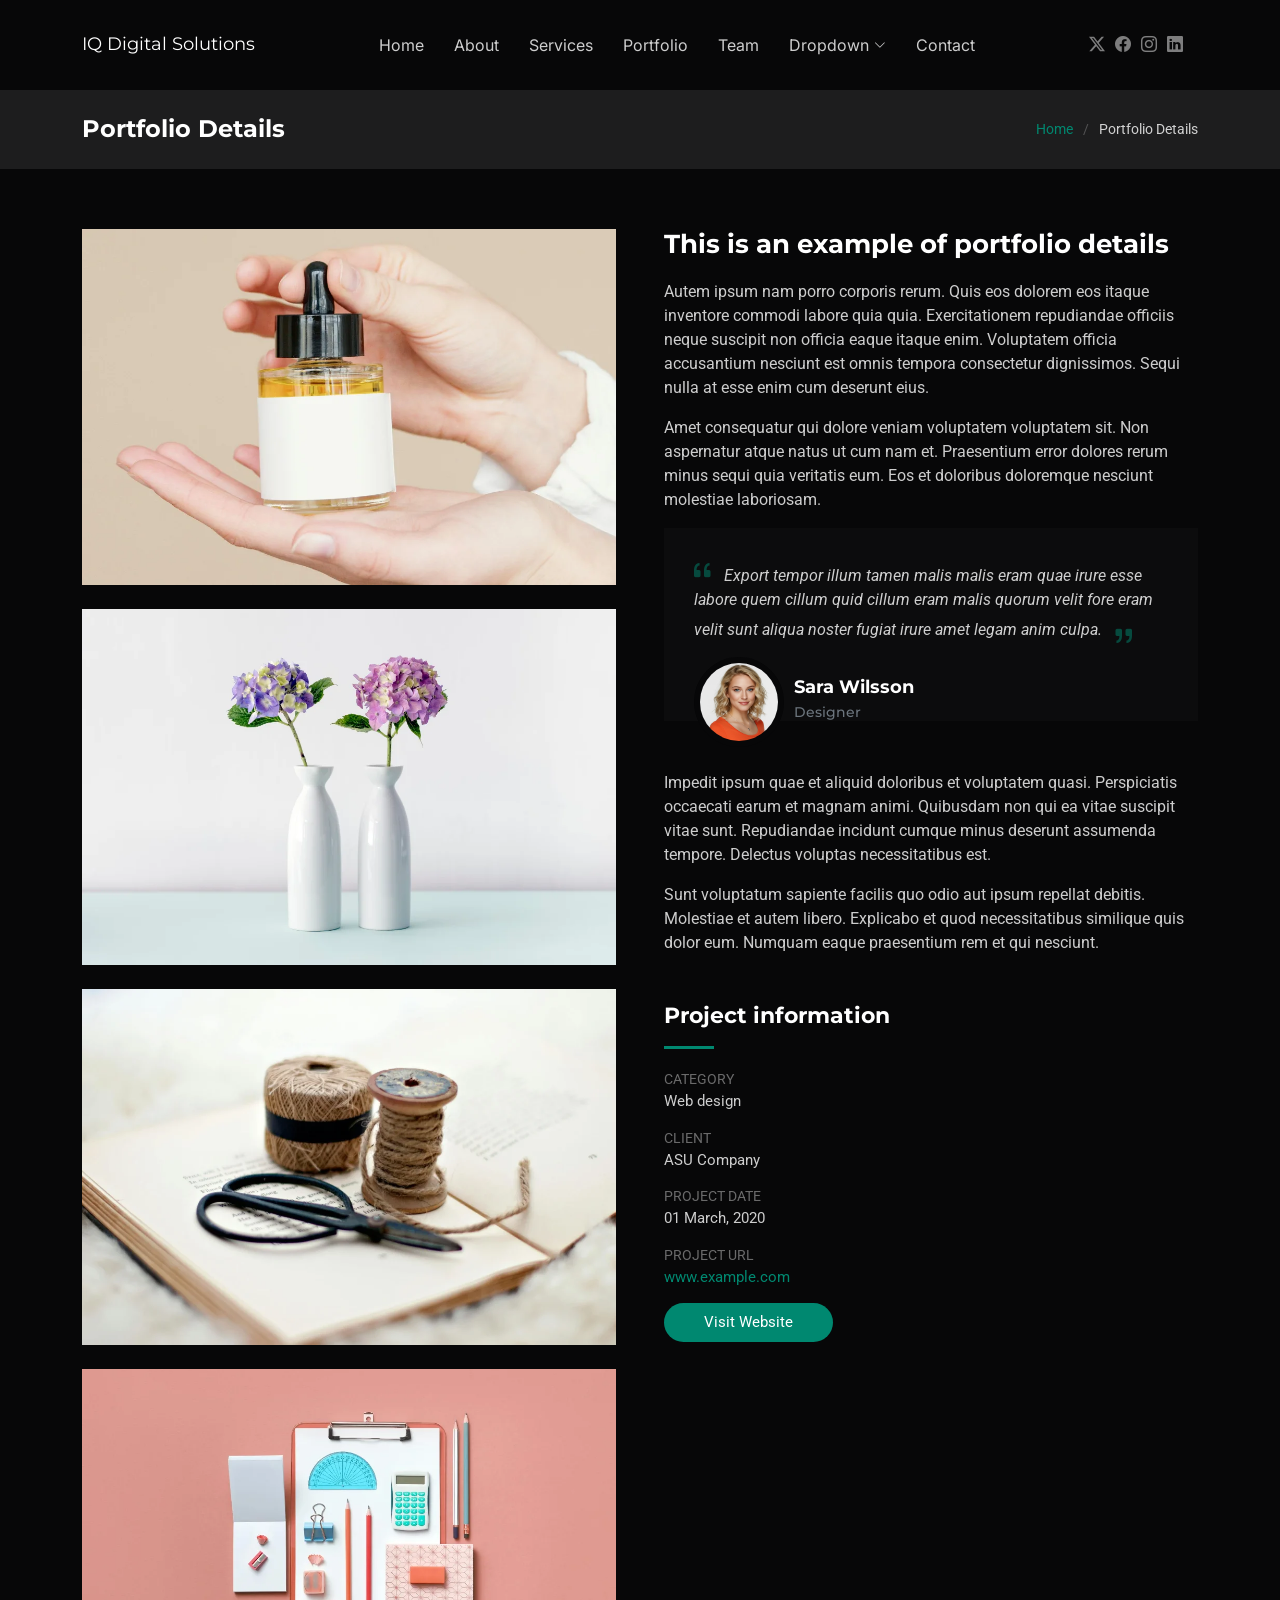
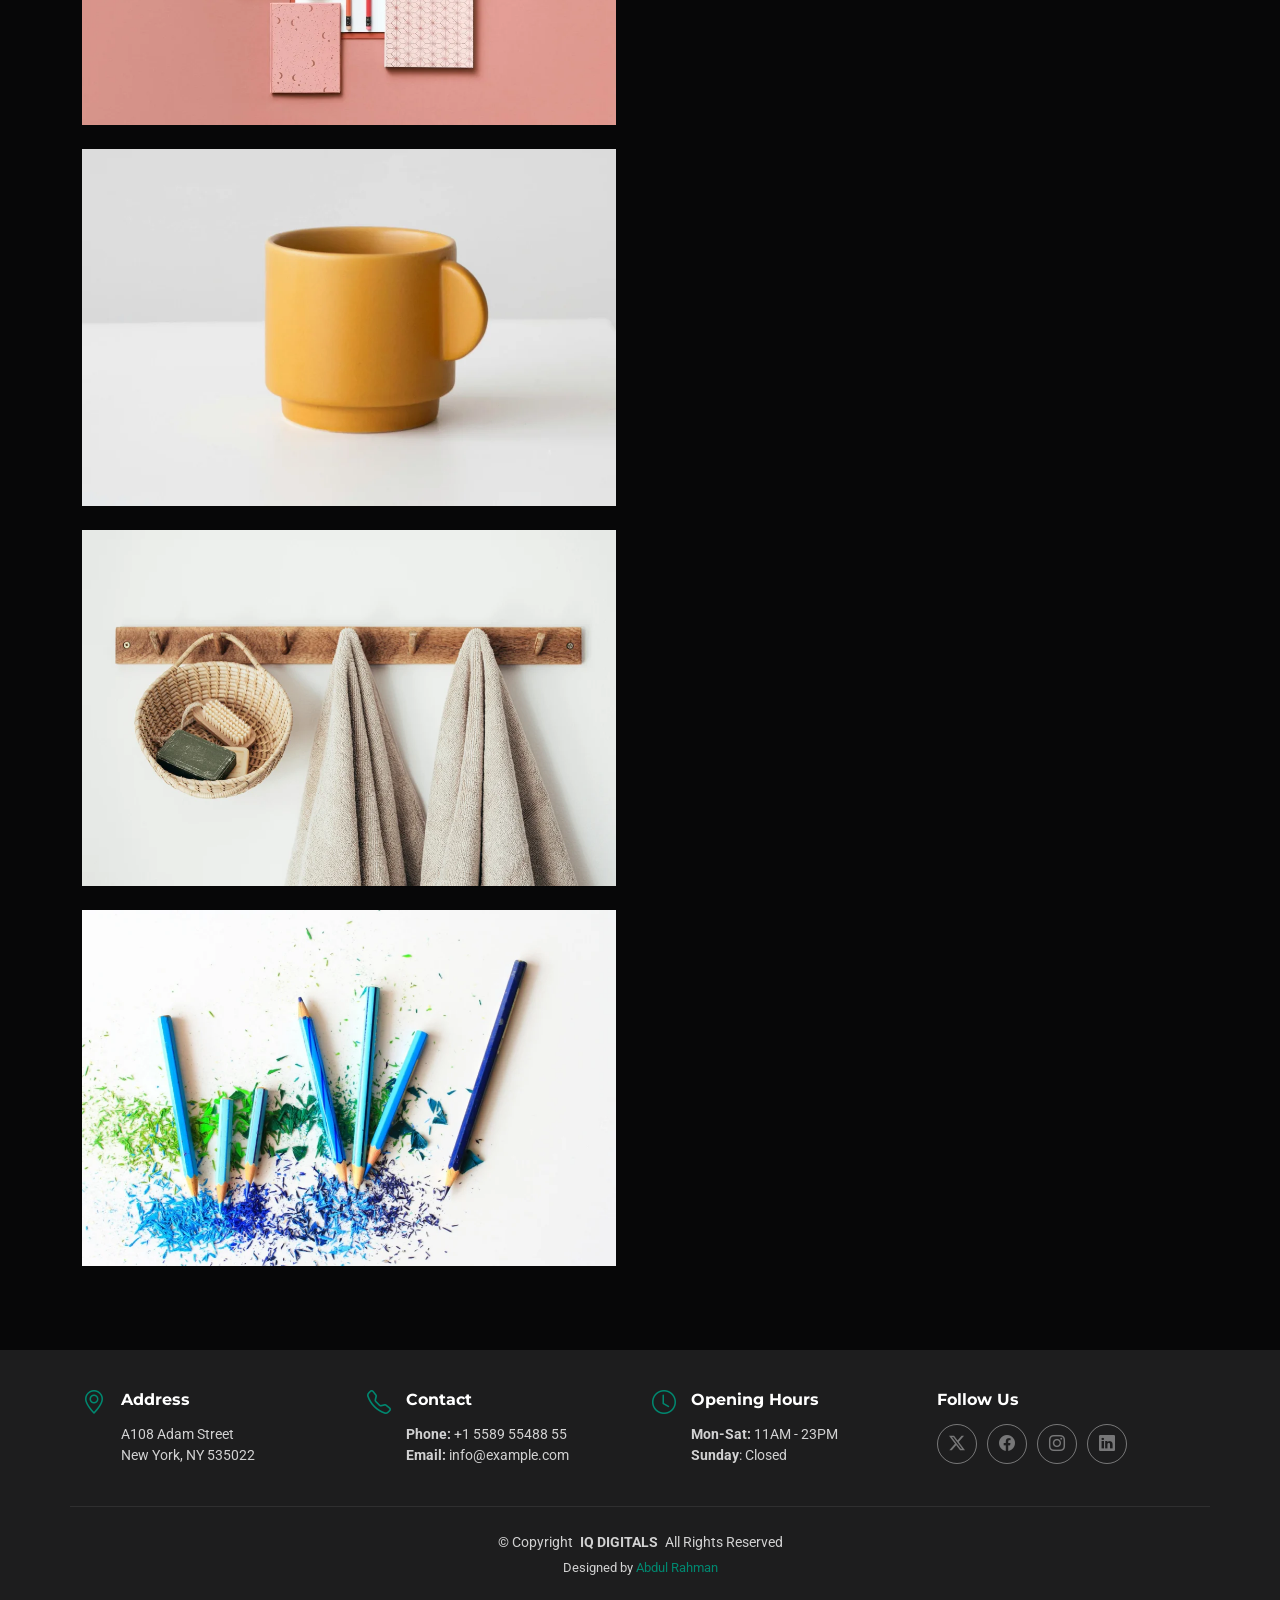
<file: portfolio-details.html>
<!DOCTYPE html>
<html lang="en">

<head>
  <meta charset="utf-8">
  <meta content="width=device-width, initial-scale=1.0" name="viewport">
  <title>IQ DIGITAL SOLUTIONS</title>
  <meta name="description" content="">
  <meta name="keywords" content="">

  <!-- Favicons -->
  <link href="img/favicon.png" rel="icon">
  <link href="img/apple-touch-icon.png" rel="apple-touch-icon">

  <!-- Fonts -->
  <link href="https://fonts.googleapis.com" rel="preconnect">
  <link href="https://fonts.gstatic.com" rel="preconnect" crossorigin>
  <link href="https://fonts.googleapis.com/css2?family=Roboto:ital,wght@0,100;0,300;0,400;0,500;0,700;0,900;1,100;1,300;1,400;1,500;1,700;1,900&family=Montserrat:ital,wght@0,100;0,200;0,300;0,400;0,500;0,600;0,700;0,800;0,900;1,100;1,200;1,300;1,400;1,500;1,600;1,700;1,800;1,900&family=Inter:wght@100;200;300;400;500;600;700;800;900&display=swap" rel="stylesheet">

  <!-- Vendor CSS Files -->
  <link href="vendor/bootstrap/css/bootstrap.min.css" rel="stylesheet">
  <link href="vendor/bootstrap-icons/bootstrap-icons.css" rel="stylesheet">
  <link href="vendor/aos/aos.css" rel="stylesheet">
  <link href="vendor/glightbox/css/glightbox.min.css" rel="stylesheet">
  <link href="vendor/swiper/swiper-bundle.min.css" rel="stylesheet">

  <!-- Main CSS File -->
  <link href="css/main.css" rel="stylesheet">

  <!-- =======================================================
  * Template Name: Nexa
  * Template URL: https://bootstrapmade.com/nexa-bootstrap-agency-template/
  * Updated: Aug 19 2025 with Bootstrap v5.3.7
  * Author: BootstrapMade.com
  * License: https://bootstrapmade.com/license/
  ======================================================== -->
</head>

<body class="portfolio-details-page">

  <header id="header" class="header d-flex align-items-center sticky-top">
    <div class="container position-relative d-flex align-items-center justify-content-between">

      <a href="index.html" class="logo d-flex align-items-center me-auto me-xl-0">
        <!-- Uncomment the line below if you also wish to use an image logo -->
        <!-- <img src="img/logo.webp" alt=""> -->
        <h1 class="sitename">IQ Digital Solutions</h1>
      </a>

      <nav id="navmenu" class="navmenu">
        <ul>
          <li><a href="#hero">Home</a></li>
          <li><a href="#about">About</a></li>
          <li><a href="#services">Services</a></li>
          <li><a href="#portfolio">Portfolio</a></li>
          <li><a href="#team">Team</a></li>
          <li class="dropdown"><a href="#"><span>Dropdown</span> <i class="bi bi-chevron-down toggle-dropdown"></i></a>
            <ul>
              <li><a href="#">Dropdown 1</a></li>
              <li class="dropdown"><a href="#"><span>Deep Dropdown</span> <i class="bi bi-chevron-down toggle-dropdown"></i></a>
                <ul>
                  <li><a href="#">Deep Dropdown 1</a></li>
                  <li><a href="#">Deep Dropdown 2</a></li>
                  <li><a href="#">Deep Dropdown 3</a></li>
                  <li><a href="#">Deep Dropdown 4</a></li>
                  <li><a href="#">Deep Dropdown 5</a></li>
                </ul>
              </li>
              <li><a href="#">Dropdown 2</a></li>
              <li><a href="#">Dropdown 3</a></li>
              <li><a href="#">Dropdown 4</a></li>
            </ul>
          </li>
          <li><a href="#contact">Contact</a></li>
        </ul>
        <i class="mobile-nav-toggle d-xl-none bi bi-list"></i>
      </nav>

      <div class="header-social-links">
        <a href="#" class="twitter"><i class="bi bi-twitter-x"></i></a>
        <a href="#" class="facebook"><i class="bi bi-facebook"></i></a>
        <a href="https://www.instagram.com/are4man?utm_source=ig_web_button_share_sheet&igsh=MWVqdzM4eHUxZDRnZQ==" class="instagram"><i class="bi bi-instagram"></i></a>
        <a href="#" class="linkedin"><i class="bi bi-linkedin"></i></a>
      </div>

    </div>
  </header>

  <main class="main">

    <!-- Page Title -->
    <div class="page-title light-background">
      <div class="container d-lg-flex justify-content-between align-items-center">
        <h1 class="mb-2 mb-lg-0">Portfolio Details</h1>
        <nav class="breadcrumbs">
          <ol>
            <li><a href="index.html">Home</a></li>
            <li class="current">Portfolio Details</li>
          </ol>
        </nav>
      </div>
    </div><!-- End Page Title -->

    <!-- Portfolio Details Section -->
    <section id="portfolio-details" class="portfolio-details section">

      <div class="container" data-aos="fade-up">

        <div class="row gy-4 g-lg-5">
          <div class="col-lg-6">
            <img src="img/portfolio/portfolio-1.webp" class="img-fluid mb-4" alt="">
            <img src="img/portfolio/portfolio-10.webp" class="img-fluid mb-4" alt="">
            <img src="img/portfolio/portfolio-7.webp" class="img-fluid mb-4" alt="">
            <img src="img/portfolio/portfolio-4.webp" class="img-fluid mb-4" alt="">
            <img src="img/portfolio/portfolio-5.webp" class="img-fluid mb-4" alt="">
            <img src="img/portfolio/portfolio-11.webp" class="img-fluid mb-4" alt="">
            <img src="img/portfolio/portfolio-8.webp" class="img-fluid mb-4" alt="">
          </div>

          <div class="col-lg-6">

            <div class="position-sticky" style="top: 40px">
              <div class="portfolio-description">
                <h2>This is an example of portfolio details</h2>
                <p>
                  Autem ipsum nam porro corporis rerum. Quis eos dolorem eos itaque inventore commodi labore quia quia. Exercitationem repudiandae officiis neque suscipit non officia eaque itaque enim. Voluptatem officia accusantium nesciunt est omnis tempora consectetur dignissimos. Sequi nulla at esse enim cum deserunt eius.
                </p>
                <p>
                  Amet consequatur qui dolore veniam voluptatem voluptatem sit. Non aspernatur atque natus ut cum nam et. Praesentium error dolores rerum minus sequi quia veritatis eum. Eos et doloribus doloremque nesciunt molestiae laboriosam.
                </p>

                <div class="testimonial-item">
                  <p>
                    <i class="bi bi-quote quote-icon-left"></i>
                    <span>Export tempor illum tamen malis malis eram quae irure esse labore quem cillum quid cillum eram malis quorum velit fore eram velit sunt aliqua noster fugiat irure amet legam anim culpa.</span>
                    <i class="bi bi-quote quote-icon-right"></i>
                  </p>
                  <div>
                    <img src="img/person/person-f-5.webp" class="testimonial-img" alt="">
                    <h3>Sara Wilsson</h3>
                    <h4>Designer</h4>
                  </div>
                </div>

                <p>
                  Impedit ipsum quae et aliquid doloribus et voluptatem quasi. Perspiciatis occaecati earum et magnam animi. Quibusdam non qui ea vitae suscipit vitae sunt. Repudiandae incidunt cumque minus deserunt assumenda tempore. Delectus voluptas necessitatibus est.
                </p>

                <p>
                  Sunt voluptatum sapiente facilis quo odio aut ipsum repellat debitis. Molestiae et autem libero. Explicabo et quod necessitatibus similique quis dolor eum. Numquam eaque praesentium rem et qui nesciunt.
                </p>

              </div>

              <div class="portfolio-info mt-5">
                <h3>Project information</h3>
                <ul>
                  <li><strong>Category</strong> Web design</li>
                  <li><strong>Client</strong> ASU Company</li>
                  <li><strong>Project date</strong> 01 March, 2020</li>
                  <li><strong>Project URL</strong> <a href="#">www.example.com</a></li>
                  <li><a href="#" class="btn-visit align-self-start">Visit Website</a></li>
                </ul>
              </div>
            </div>

          </div>
        </div>

      </div>

    </section><!-- /Portfolio Details Section -->

  </main>

  <footer id="footer" class="footer light-background">

    <div class="container">
      <div class="row gy-3">
        <div class="col-lg-3 col-md-6 d-flex">
          <i class="bi bi-geo-alt icon"></i>
          <div class="address">
            <h4>Address</h4>
            <p>A108 Adam Street</p>
            <p>New York, NY 535022</p>
            <p></p>
          </div>

        </div>

        <div class="col-lg-3 col-md-6 d-flex">
          <i class="bi bi-telephone icon"></i>
          <div>
            <h4>Contact</h4>
            <p>
              <strong>Phone:</strong> <span>+1 5589 55488 55</span><br>
              <strong>Email:</strong> <span>info@example.com</span><br>
            </p>
          </div>
        </div>

        <div class="col-lg-3 col-md-6 d-flex">
          <i class="bi bi-clock icon"></i>
          <div>
            <h4>Opening Hours</h4>
            <p>
              <strong>Mon-Sat:</strong> <span>11AM - 23PM</span><br>
              <strong>Sunday</strong>: <span>Closed</span>
            </p>
          </div>
        </div>

        <div class="col-lg-3 col-md-6">
          <h4>Follow Us</h4>
          <div class="social-links d-flex">
            <a href="#" class="twitter"><i class="bi bi-twitter-x"></i></a>
            <a href="#" class="facebook"><i class="bi bi-facebook"></i></a>
            <a href="#" class="instagram"><i class="bi bi-instagram"></i></a>
            <a href="#" class="linkedin"><i class="bi bi-linkedin"></i></a>
          </div>
        </div>

      </div>
    </div>

    <div class="container copyright text-center mt-4">
      <p>© <span>Copyright</span> <strong class="px-1 sitename">IQ DIGITALS</strong> <span>All Rights Reserved</span></p>
      <div class="credits">
        <!-- All the links in the footer should remain intact. -->
        <!-- You can delete the links only if you've purchased the pro version. -->
        <!-- Licensing information: https://bootstrapmade.com/license/ -->
        <!-- Purchase the pro version with working PHP/AJAX contact form: [buy-url] -->
        Designed by <a href="https://bootstrapmade.com/">Abdul Rahman</a>
      </div>
    </div>

  </footer>

  <!-- Scroll Top -->
  <a href="#" id="scroll-top" class="scroll-top d-flex align-items-center justify-content-center"><i class="bi bi-arrow-up-short"></i></a>

  <!-- Preloader -->
  <div id="preloader"></div>

  <!-- Vendor JS Files -->
  <script src="vendor/bootstrap/js/bootstrap.bundle.min.js"></script>
  <script src="vendor/php-email-form/validate.js"></script>
  <script src="vendor/aos/aos.js"></script>
  <script src="vendor/glightbox/js/glightbox.min.js"></script>
  <script src="vendor/purecounter/purecounter_vanilla.js"></script>
  <script src="vendor/swiper/swiper-bundle.min.js"></script>
  <script src="vendor/imagesloaded/imagesloaded.pkgd.min.js"></script>
  <script src="vendor/isotope-layout/isotope.pkgd.min.js"></script>

  <!-- Main JS File -->
  <script src="js/main.js"></script>

</body>

</html>
</file>
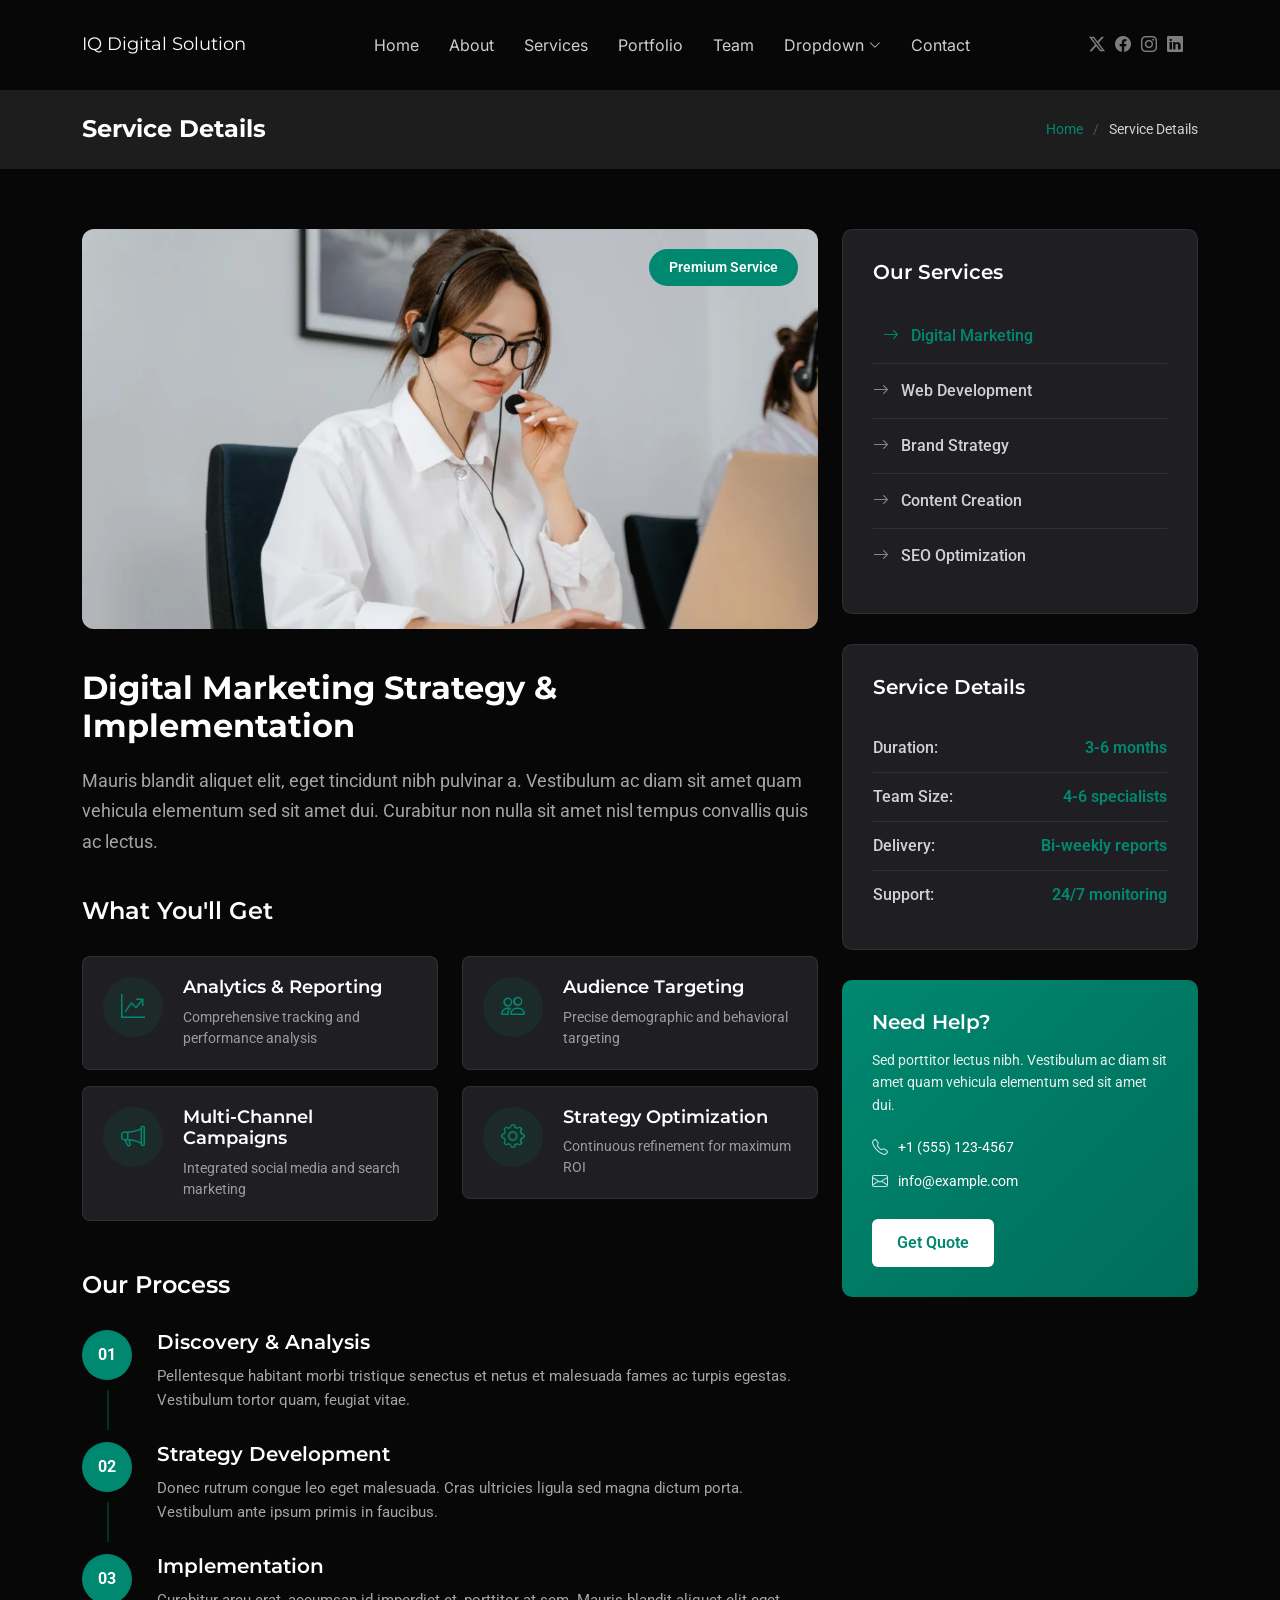
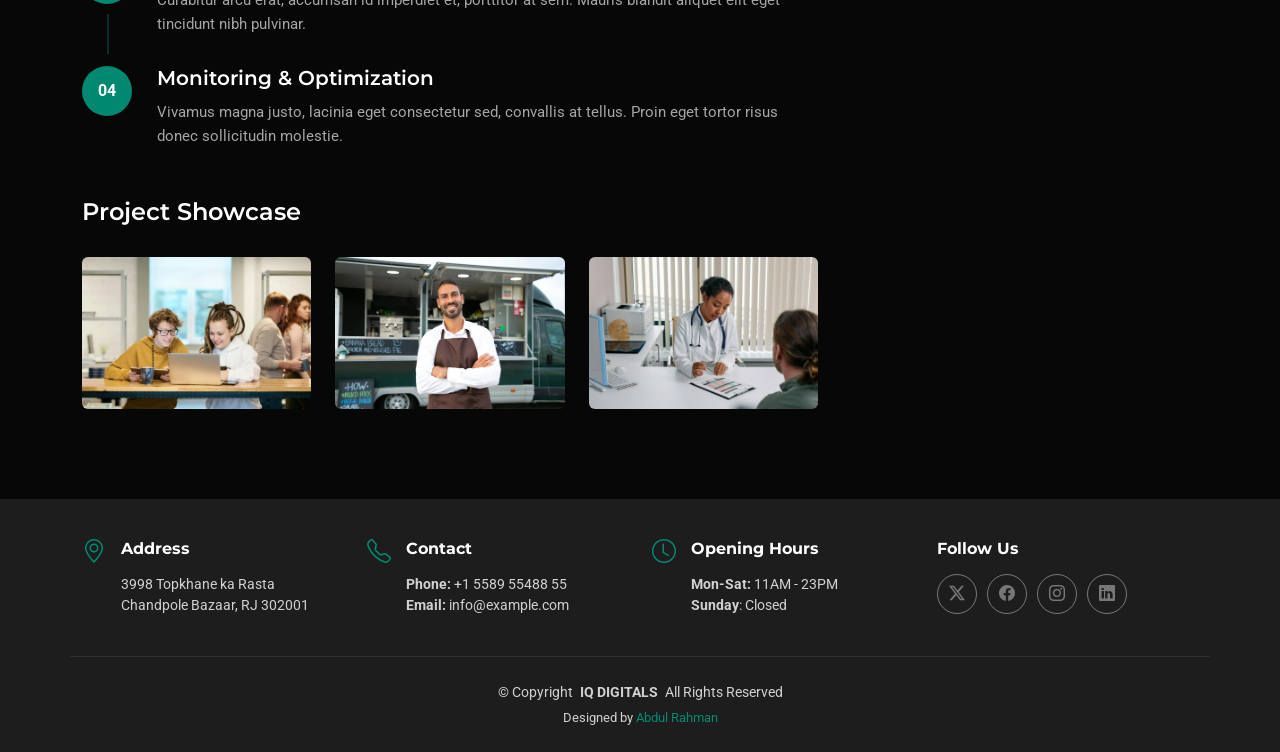
<file: service-details.html>
<!DOCTYPE html>
<html lang="en">

<head>
  <meta charset="utf-8">
  <meta content="width=device-width, initial-scale=1.0" name="viewport">
  <title>IQ DIGITAL SOLUTION</title>
  <meta name="description" content="">
  <meta name="keywords" content="">

  <!-- Favicons -->
  <link href="img/favicon.png" rel="icon">
  <link href="img/apple-touch-icon.png" rel="apple-touch-icon">

  <!-- Fonts -->
  <link href="https://fonts.googleapis.com" rel="preconnect">
  <link href="https://fonts.gstatic.com" rel="preconnect" crossorigin>
  <link href="https://fonts.googleapis.com/css2?family=Roboto:ital,wght@0,100;0,300;0,400;0,500;0,700;0,900;1,100;1,300;1,400;1,500;1,700;1,900&family=Montserrat:ital,wght@0,100;0,200;0,300;0,400;0,500;0,600;0,700;0,800;0,900;1,100;1,200;1,300;1,400;1,500;1,600;1,700;1,800;1,900&family=Inter:wght@100;200;300;400;500;600;700;800;900&display=swap" rel="stylesheet">

  <!-- Vendor CSS Files -->
  <link href="vendor/bootstrap/css/bootstrap.min.css" rel="stylesheet">
  <link href="vendor/bootstrap-icons/bootstrap-icons.css" rel="stylesheet">
  <link href="vendor/aos/aos.css" rel="stylesheet">
  <link href="vendor/glightbox/css/glightbox.min.css" rel="stylesheet">
  <link href="vendor/swiper/swiper-bundle.min.css" rel="stylesheet">

  <!-- Main CSS File -->
  <link href="css/main.css" rel="stylesheet">

  <!-- =======================================================
  * Template Name: Nexa
  * Template URL: https://bootstrapmade.com/nexa-bootstrap-agency-template/
  * Updated: Aug 19 2025 with Bootstrap v5.3.7
  * Author: BootstrapMade.com
  * License: https://bootstrapmade.com/license/
  ======================================================== -->
</head>

<body class="service-details-page">

  <header id="header" class="header d-flex align-items-center sticky-top">
    <div class="container position-relative d-flex align-items-center justify-content-between">

      <a href="index.html" class="logo d-flex align-items-center me-auto me-xl-0">
        <!-- Uncomment the line below if you also wish to use an image logo -->
        <!-- <img src="img/logo.webp" alt=""> -->
        <h1 class="sitename">IQ Digital Solution</h1>
      </a>

      <nav id="navmenu" class="navmenu">
        <ul>
          <li><a href="#hero">Home</a></li>
          <li><a href="#about">About</a></li>
          <li><a href="#services">Services</a></li>
          <li><a href="#portfolio">Portfolio</a></li>
          <li><a href="#team">Team</a></li>
          <li class="dropdown"><a href="#"><span>Dropdown</span> <i class="bi bi-chevron-down toggle-dropdown"></i></a>
            <ul>
              <li><a href="#">Dropdown 1</a></li>
              <li class="dropdown"><a href="#"><span>Deep Dropdown</span> <i class="bi bi-chevron-down toggle-dropdown"></i></a>
                <ul>
                  <li><a href="#">Deep Dropdown 1</a></li>
                  <li><a href="#">Deep Dropdown 2</a></li>
                  <li><a href="#">Deep Dropdown 3</a></li>
                  <li><a href="#">Deep Dropdown 4</a></li>
                  <li><a href="#">Deep Dropdown 5</a></li>
                </ul>
              </li>
              <li><a href="#">Dropdown 2</a></li>
              <li><a href="#">Dropdown 3</a></li>
              <li><a href="#">Dropdown 4</a></li>
            </ul>
          </li>
          <li><a href="#contact">Contact</a></li>
        </ul>
        <i class="mobile-nav-toggle d-xl-none bi bi-list"></i>
      </nav>

      <div class="header-social-links">
        <a href="#" class="twitter"><i class="bi bi-twitter-x"></i></a>
        <a href="#" class="facebook"><i class="bi bi-facebook"></i></a>
        <a href="https://www.instagram.com/are4man?utm_source=ig_web_button_share_sheet&igsh=MWVqdzM4eHUxZDRnZQ==" class="instagram"><i class="bi bi-instagram"></i></a>
        <a href="#" class="linkedin"><i class="bi bi-linkedin"></i></a>
      </div>

    </div>
  </header>

  <main class="main">

    <!-- Page Title -->
    <div class="page-title light-background">
      <div class="container d-lg-flex justify-content-between align-items-center">
        <h1 class="mb-2 mb-lg-0">Service Details</h1>
        <nav class="breadcrumbs">
          <ol>
            <li><a href="index.html">Home</a></li>
            <li class="current">Service Details</li>
          </ol>
        </nav>
      </div>
    </div><!-- End Page Title -->

    <!-- Service Details Section -->
    <section id="service-details" class="service-details section">

      <div class="container" data-aos="fade-up" data-aos-delay="100">

        <div class="row gy-5">

          <div class="col-lg-8" data-aos="fade-up" data-aos-delay="200">
            <div class="service-hero">
              <img src="img/services/services-7.webp" alt="" class="img-fluid">
              <div class="service-badge">
                <span>Premium Service</span>
              </div>
            </div>

            <div class="service-content">
              <div class="service-header">
                <h2>Digital Marketing Strategy &amp; Implementation</h2>
                <p class="service-intro">Mauris blandit aliquet elit, eget tincidunt nibh pulvinar a. Vestibulum ac diam sit amet quam vehicula elementum sed sit amet dui. Curabitur non nulla sit amet nisl tempus convallis quis ac lectus.</p>
              </div>

              <div class="service-features">
                <h4>What You'll Get</h4>
                <div class="row gy-3">
                  <div class="col-md-6">
                    <div class="feature-item">
                      <div class="feature-icon">
                        <i class="bi bi-graph-up-arrow"></i>
                      </div>
                      <div class="feature-content">
                        <h5>Analytics &amp; Reporting</h5>
                        <p>Comprehensive tracking and performance analysis</p>
                      </div>
                    </div>
                  </div>
                  <div class="col-md-6">
                    <div class="feature-item">
                      <div class="feature-icon">
                        <i class="bi bi-people"></i>
                      </div>
                      <div class="feature-content">
                        <h5>Audience Targeting</h5>
                        <p>Precise demographic and behavioral targeting</p>
                      </div>
                    </div>
                  </div>
                  <div class="col-md-6">
                    <div class="feature-item">
                      <div class="feature-icon">
                        <i class="bi bi-megaphone"></i>
                      </div>
                      <div class="feature-content">
                        <h5>Multi-Channel Campaigns</h5>
                        <p>Integrated social media and search marketing</p>
                      </div>
                    </div>
                  </div>
                  <div class="col-md-6">
                    <div class="feature-item">
                      <div class="feature-icon">
                        <i class="bi bi-gear"></i>
                      </div>
                      <div class="feature-content">
                        <h5>Strategy Optimization</h5>
                        <p>Continuous refinement for maximum ROI</p>
                      </div>
                    </div>
                  </div>
                </div>
              </div>

              <div class="service-process">
                <h4>Our Process</h4>
                <div class="process-steps">
                  <div class="process-step">
                    <div class="step-number">01</div>
                    <div class="step-content">
                      <h5>Discovery &amp; Analysis</h5>
                      <p>Pellentesque habitant morbi tristique senectus et netus et malesuada fames ac turpis egestas. Vestibulum tortor quam, feugiat vitae.</p>
                    </div>
                  </div>
                  <div class="process-step">
                    <div class="step-number">02</div>
                    <div class="step-content">
                      <h5>Strategy Development</h5>
                      <p>Donec rutrum congue leo eget malesuada. Cras ultricies ligula sed magna dictum porta. Vestibulum ante ipsum primis in faucibus.</p>
                    </div>
                  </div>
                  <div class="process-step">
                    <div class="step-number">03</div>
                    <div class="step-content">
                      <h5>Implementation</h5>
                      <p>Curabitur arcu erat, accumsan id imperdiet et, porttitor at sem. Mauris blandit aliquet elit eget tincidunt nibh pulvinar.</p>
                    </div>
                  </div>
                  <div class="process-step">
                    <div class="step-number">04</div>
                    <div class="step-content">
                      <h5>Monitoring &amp; Optimization</h5>
                      <p>Vivamus magna justo, lacinia eget consectetur sed, convallis at tellus. Proin eget tortor risus donec sollicitudin molestie.</p>
                    </div>
                  </div>
                </div>
              </div>

              <div class="service-gallery" data-aos="fade-up" data-aos-delay="300">
                <h4>Project Showcase</h4>
                <div class="row gy-3">
                  <div class="col-md-4">
                    <img src="img/services/services-2.webp" alt="" class="img-fluid rounded">
                  </div>
                  <div class="col-md-4">
                    <img src="img/services/services-8.webp" alt="" class="img-fluid rounded">
                  </div>
                  <div class="col-md-4">
                    <img src="img/services/services-11.webp" alt="" class="img-fluid rounded">
                  </div>
                </div>
              </div>
            </div>
          </div>

          <div class="col-lg-4" data-aos="fade-up" data-aos-delay="400">
            <div class="service-sidebar">

              <div class="service-menu">
                <h4>Our Services</h4>
                <div class="menu-list">
                  <a href="#" class="menu-item active">
                    <i class="bi bi-arrow-right"></i>
                    <span>Digital Marketing</span>
                  </a>
                  <a href="#" class="menu-item">
                    <i class="bi bi-arrow-right"></i>
                    <span>Web Development</span>
                  </a>
                  <a href="#" class="menu-item">
                    <i class="bi bi-arrow-right"></i>
                    <span>Brand Strategy</span>
                  </a>
                  <a href="#" class="menu-item">
                    <i class="bi bi-arrow-right"></i>
                    <span>Content Creation</span>
                  </a>
                  <a href="#" class="menu-item">
                    <i class="bi bi-arrow-right"></i>
                    <span>SEO Optimization</span>
                  </a>
                </div>
              </div>

              <div class="service-info">
                <h4>Service Details</h4>
                <div class="info-list">
                  <div class="info-item">
                    <span class="info-label">Duration:</span>
                    <span class="info-value">3-6 months</span>
                  </div>
                  <div class="info-item">
                    <span class="info-label">Team Size:</span>
                    <span class="info-value">4-6 specialists</span>
                  </div>
                  <div class="info-item">
                    <span class="info-label">Delivery:</span>
                    <span class="info-value">Bi-weekly reports</span>
                  </div>
                  <div class="info-item">
                    <span class="info-label">Support:</span>
                    <span class="info-value">24/7 monitoring</span>
                  </div>
                </div>
              </div>

              <div class="contact-card">
                <div class="contact-content">
                  <h4>Need Help?</h4>
                  <p>Sed porttitor lectus nibh. Vestibulum ac diam sit amet quam vehicula elementum sed sit amet dui.</p>
                  <div class="contact-info">
                    <div class="contact-item">
                      <i class="bi bi-telephone"></i>
                      <span>+1 (555) 123-4567</span>
                    </div>
                    <div class="contact-item">
                      <i class="bi bi-envelope"></i>
                      <span>info@example.com</span>
                    </div>
                  </div>
                  <a href="#" class="btn btn-primary">Get Quote</a>
                </div>
              </div>

            </div>
          </div>

        </div>

      </div>

    </section><!-- /Service Details Section -->

  </main>

  <footer id="footer" class="footer light-background">

    <div class="container">
      <div class="row gy-3">
        <div class="col-lg-3 col-md-6 d-flex">
          <i class="bi bi-geo-alt icon"></i>
          <div class="address">
            <h4>Address</h4>
            <p>3998 Topkhane ka Rasta</p>
            <p>Chandpole Bazaar, RJ 302001</p>
            <p></p>
          </div>

        </div>

        <div class="col-lg-3 col-md-6 d-flex">
          <i class="bi bi-telephone icon"></i>
          <div>
            <h4>Contact</h4>
            <p>
              <strong>Phone:</strong> <span>+1 5589 55488 55</span><br>
              <strong>Email:</strong> <span>info@example.com</span><br>
            </p>
          </div>
        </div>

        <div class="col-lg-3 col-md-6 d-flex">
          <i class="bi bi-clock icon"></i>
          <div>
            <h4>Opening Hours</h4>
            <p>
              <strong>Mon-Sat:</strong> <span>11AM - 23PM</span><br>
              <strong>Sunday</strong>: <span>Closed</span>
            </p>
          </div>
        </div>

        <div class="col-lg-3 col-md-6">
          <h4>Follow Us</h4>
          <div class="social-links d-flex">
            <a href="#" class="twitter"><i class="bi bi-twitter-x"></i></a>
            <a href="https://www.instagram.com/are4man?utm_source=ig_web_button_share_sheet&igsh=MWVqdzM4eHUxZDRnZQ==" class="facebook"><i class="bi bi-facebook"></i></a>
            <a href="#" class="instagram"><i class="bi bi-instagram"></i></a>
            <a href="#" class="linkedin"><i class="bi bi-linkedin"></i></a>
          </div>
        </div>

      </div>
    </div>

    <div class="container copyright text-center mt-4">
      <p>© <span>Copyright</span> <strong class="px-1 sitename">IQ DIGITALS</strong> <span>All Rights Reserved</span></p>
      <div class="credits">
        <!-- All the links in the footer should remain intact. -->
        <!-- You can delete the links only if you've purchased the pro version. -->
        <!-- Licensing information: https://bootstrapmade.com/license/ -->
        <!-- Purchase the pro version with working PHP/AJAX contact form: [buy-url] -->
        Designed by <a href="https://bootstrapmade.com/">Abdul Rahman</a>
      </div>
    </div>

  </footer>

  <!-- Scroll Top -->
  <a href="#" id="scroll-top" class="scroll-top d-flex align-items-center justify-content-center"><i class="bi bi-arrow-up-short"></i></a>

  <!-- Preloader -->
  <div id="preloader"></div>

  <!-- Vendor JS Files -->
  <script src="vendor/bootstrap/js/bootstrap.bundle.min.js"></script>
  <script src="vendor/php-email-form/validate.js"></script>
  <script src="vendor/aos/aos.js"></script>
  <script src="vendor/glightbox/js/glightbox.min.js"></script>
  <script src="vendor/purecounter/purecounter_vanilla.js"></script>
  <script src="vendor/swiper/swiper-bundle.min.js"></script>
  <script src="vendor/imagesloaded/imagesloaded.pkgd.min.js"></script>
  <script src="vendor/isotope-layout/isotope.pkgd.min.js"></script>

  <!-- Main JS File -->
  <script src="js/main.js"></script>

</body>

</html>
</file>
<file: css/main.css>
/**
* Template Name: Nexa
* Template URL: https://bootstrapmade.com/nexa-bootstrap-agency-template/
* Updated: Aug 19 2025 with Bootstrap v5.3.7
* Author: BootstrapMade.com
* License: https://bootstrapmade.com/license/
*/

/*--------------------------------------------------------------
# Font & Color Variables
# Help: https://bootstrapmade.com/color-system/
--------------------------------------------------------------*/
/* Fonts */
:root {
  --default-font: "Roboto",  system-ui, -apple-system, "Segoe UI", Roboto, "Helvetica Neue", Arial, "Noto Sans", "Liberation Sans", sans-serif, "Apple Color Emoji", "Segoe UI Emoji", "Segoe UI Symbol", "Noto Color Emoji";
  --heading-font: "Montserrat",  sans-serif;
  --nav-font: "Inter",  sans-serif;
}

/* Global Colors - The following color variables are used throughout the website. Updating them here will change the color scheme of the entire website */
:root { 
  --background-color: #070708; /* Background color for the entire website, including individual sections */
  --default-color: rgba(255, 255, 255, 0.8); /* Default color used for the majority of the text content across the entire website */
  --heading-color: #ffffff; /* Color for headings, subheadings and title throughout the website */
  --accent-color: #008870; /* Accent color that represents your brand on the website. It's used for buttons, links, and other elements that need to stand out */
  --surface-color: #1f1f23; /* The surface color is used as a background of boxed elements within sections, such as cards, icon boxes, or other elements that require a visual separation from the global background. */
  --contrast-color: #ffffff; /* Contrast color for text, ensuring readability against backgrounds of accent, heading, or default colors. */
}

/* Nav Menu Colors - The following color variables are used specifically for the navigation menu. They are separate from the global colors to allow for more customization options */
:root {
  --nav-color: rgba(255, 255, 255, 0.8);  /* The default color of the main navmenu links */
  --nav-hover-color: #008870; /* Applied to main navmenu links when they are hovered over or active */
  --nav-mobile-background-color: #1f1f23; /* Used as the background color for mobile navigation menu */
  --nav-dropdown-background-color: #1f1f23; /* Used as the background color for dropdown items that appear when hovering over primary navigation items */
  --nav-dropdown-color: rgba(255, 255, 255, 0.8); /* Used for navigation links of the dropdown items in the navigation menu. */
  --nav-dropdown-hover-color: #008870; /* Similar to --nav-hover-color, this color is applied to dropdown navigation links when they are hovered over. */
}

/* Color Presets - These classes override global colors when applied to any section or element, providing reuse of the sam color scheme. */

.light-background {
  --background-color: #1d1d1e;
  --surface-color: #37373e;
}

.dark-background {
  --background-color: #060606;
  --default-color: #ffffff;
  --heading-color: #ffffff;
  --surface-color: #252525;
  --contrast-color: #ffffff;
}

/* Smooth scroll */
:root {
  scroll-behavior: smooth;
}

/*--------------------------------------------------------------
# General Styling & Shared Classes
--------------------------------------------------------------*/
body {
  color: var(--default-color);
  background-color: var(--background-color);
  font-family: var(--default-font);
}

a {
  color: var(--accent-color);
  text-decoration: none;
  transition: 0.3s;
}

a:hover {
  color: color-mix(in srgb, var(--accent-color), transparent 25%);
  text-decoration: none;
}

h1,
h2,
h3,
h4,
h5,
h6 {
  color: var(--heading-color);
  font-family: var(--heading-font);
}

/* PHP Email Form Messages
------------------------------*/
.php-email-form .error-message {
  display: none;
  background: #df1529;
  color: #ffffff;
  text-align: left;
  padding: 15px;
  margin-bottom: 24px;
  font-weight: 600;
}

.php-email-form .sent-message {
  display: none;
  color: #ffffff;
  background: #059652;
  text-align: center;
  padding: 15px;
  margin-bottom: 24px;
  font-weight: 600;
}

.php-email-form .loading {
  display: none;
  background: var(--surface-color);
  text-align: center;
  padding: 15px;
  margin-bottom: 24px;
}

.php-email-form .loading:before {
  content: "";
  display: inline-block;
  border-radius: 50%;
  width: 24px;
  height: 24px;
  margin: 0 10px -6px 0;
  border: 3px solid var(--accent-color);
  border-top-color: var(--surface-color);
  animation: php-email-form-loading 1s linear infinite;
}

@keyframes php-email-form-loading {
  0% {
    transform: rotate(0deg);
  }

  100% {
    transform: rotate(360deg);
  }
}

/*--------------------------------------------------------------
# Global Header
--------------------------------------------------------------*/
.header {
  --background-color: #070708;
  color: var(--default-color);
  background-color: var(--background-color);
  padding: 15px 0;
  transition: all 0.5s;
  z-index: 997;
}

.header .logo {
  line-height: 1;
}

.header .logo img {
  max-height: 36px;
  margin-right: 8px;
}

.header .logo h1 {
  font-size: 18px;
  margin: 0;
  font-weight: 400;
  color: var(--heading-color);
}

.header .header-social-links {
  padding-right: 15px;
}

.header .header-social-links a {
  color: color-mix(in srgb, var(--default-color), transparent 40%);
  padding-left: 6px;
  display: inline-block;
  transition: 0.3s;
  font-size: 16px;
}

.header .header-social-links a:hover {
  color: var(--accent-color);
}

.header .header-social-links a i {
  line-height: 0px;
}

@media (max-width: 1200px) {
  .header .logo {
    order: 1;
  }

  .header .header-social-links {
    order: 2;
  }

  .header .navmenu {
    order: 3;
  }
}

.scrolled .header {
  backdrop-filter: blur(10px);
  -webkit-backdrop-filter: blur(10px);
  border-bottom: 1px solid color-mix(in srgb, var(--default-color), transparent 80%);
}

/* Global Header on Scroll
------------------------------*/
.scrolled .header {
  --background-color: rgba(7, 7, 8, 0.8);
}

/*--------------------------------------------------------------
# Navigation Menu
--------------------------------------------------------------*/
/* Navmenu - Desktop */
@media (min-width: 1200px) {
  .navmenu {
    padding: 0;
  }

  .navmenu ul {
    margin: 0;
    padding: 0;
    display: flex;
    list-style: none;
    align-items: center;
  }

  .navmenu li {
    position: relative;
  }

  .navmenu a,
  .navmenu a:focus {
    color: var(--nav-color);
    padding: 18px 15px;
    font-size: 16px;
    font-family: var(--nav-font);
    font-weight: 400;
    display: flex;
    align-items: center;
    justify-content: space-between;
    white-space: nowrap;
    transition: 0.3s;
  }

  .navmenu a i,
  .navmenu a:focus i {
    font-size: 12px;
    line-height: 0;
    margin-left: 5px;
    transition: 0.3s;
  }

  .navmenu li:last-child a {
    padding-right: 0;
  }

  .navmenu li:hover>a,
  .navmenu .active,
  .navmenu .active:focus {
    color: var(--nav-hover-color);
  }

  .navmenu .dropdown ul {
    margin: 0;
    padding: 10px 0;
    background: var(--nav-dropdown-background-color);
    display: block;
    position: absolute;
    visibility: hidden;
    left: 14px;
    top: 130%;
    opacity: 0;
    transition: 0.3s;
    border-radius: 4px;
    z-index: 99;
    box-shadow: 0px 0px 30px rgba(0, 0, 0, 0.1);
  }

  .navmenu .dropdown ul li {
    min-width: 200px;
  }

  .navmenu .dropdown ul a {
    padding: 10px 20px;
    font-size: 15px;
    text-transform: none;
    color: var(--nav-dropdown-color);
  }

  .navmenu .dropdown ul a i {
    font-size: 12px;
  }

  .navmenu .dropdown ul a:hover,
  .navmenu .dropdown ul .active:hover,
  .navmenu .dropdown ul li:hover>a {
    color: var(--nav-dropdown-hover-color);
  }

  .navmenu .dropdown:hover>ul {
    opacity: 1;
    top: 100%;
    visibility: visible;
  }

  .navmenu .dropdown .dropdown ul {
    top: 0;
    left: -90%;
    visibility: hidden;
  }

  .navmenu .dropdown .dropdown:hover>ul {
    opacity: 1;
    top: 0;
    left: -100%;
    visibility: visible;
  }
}

/* Navmenu - Mobile */
@media (max-width: 1199px) {
  .mobile-nav-toggle {
    color: var(--nav-color);
    font-size: 28px;
    line-height: 0;
    margin-right: 10px;
    cursor: pointer;
    transition: color 0.3s;
  }

  .navmenu {
    padding: 0;
    z-index: 9997;
  }

  .navmenu ul {
    display: none;
    list-style: none;
    position: absolute;
    inset: 60px 20px 20px 20px;
    padding: 10px 0;
    margin: 0;
    border-radius: 6px;
    background-color: var(--nav-mobile-background-color);
    overflow-y: auto;
    transition: 0.3s;
    z-index: 9998;
    box-shadow: 0px 0px 30px rgba(0, 0, 0, 0.1);
  }

  .navmenu a,
  .navmenu a:focus {
    color: var(--nav-dropdown-color);
    padding: 10px 20px;
    font-family: var(--nav-font);
    font-size: 17px;
    font-weight: 500;
    display: flex;
    align-items: center;
    justify-content: space-between;
    white-space: nowrap;
    transition: 0.3s;
  }

  .navmenu a i,
  .navmenu a:focus i {
    font-size: 12px;
    line-height: 0;
    margin-left: 5px;
    width: 30px;
    height: 30px;
    display: flex;
    align-items: center;
    justify-content: center;
    border-radius: 50%;
    transition: 0.3s;
    background-color: color-mix(in srgb, var(--accent-color), transparent 90%);
  }

  .navmenu a i:hover,
  .navmenu a:focus i:hover {
    background-color: var(--accent-color);
    color: var(--contrast-color);
  }

  .navmenu a:hover,
  .navmenu .active,
  .navmenu .active:focus {
    color: var(--nav-dropdown-hover-color);
  }

  .navmenu .active i,
  .navmenu .active:focus i {
    background-color: var(--accent-color);
    color: var(--contrast-color);
    transform: rotate(180deg);
  }

  .navmenu .dropdown ul {
    position: static;
    display: none;
    z-index: 99;
    padding: 10px 0;
    margin: 10px 20px;
    background-color: var(--nav-dropdown-background-color);
    border: 1px solid color-mix(in srgb, var(--default-color), transparent 90%);
    box-shadow: none;
    transition: all 0.5s ease-in-out;
  }

  .navmenu .dropdown ul ul {
    background-color: rgba(33, 37, 41, 0.1);
  }

  .navmenu .dropdown>.dropdown-active {
    display: block;
    background-color: rgba(33, 37, 41, 0.03);
  }

  .mobile-nav-active {
    overflow: hidden;
  }

  .mobile-nav-active .mobile-nav-toggle {
    color: #fff;
    position: absolute;
    font-size: 32px;
    top: 15px;
    right: 15px;
    margin-right: 0;
    z-index: 9999;
  }

  .mobile-nav-active .navmenu {
    position: fixed;
    overflow: hidden;
    inset: 0;
    background: rgba(33, 37, 41, 0.8);
    transition: 0.3s;
  }

  .mobile-nav-active .navmenu>ul {
    display: block;
  }
}

/*--------------------------------------------------------------
# Global Footer
--------------------------------------------------------------*/
.footer {
  color: var(--default-color);
  background-color: var(--background-color);
  font-size: 14px;
  padding: 40px 0 0 0;
  position: relative;
}

.footer .icon {
  color: var(--accent-color);
  margin-right: 15px;
  font-size: 24px;
  line-height: 0;
}

.footer h4 {
  font-size: 16px;
  font-weight: 700;
  margin-bottom: 15px;
}

.footer .address p {
  margin-bottom: 0px;
}

.footer .social-links a {
  display: flex;
  align-items: center;
  justify-content: center;
  width: 40px;
  height: 40px;
  border-radius: 50%;
  border: 1px solid color-mix(in srgb, var(--default-color), transparent 50%);
  font-size: 16px;
  color: color-mix(in srgb, var(--default-color), transparent 50%);
  margin-right: 10px;
  transition: 0.3s;
}

.footer .social-links a:hover {
  color: var(--accent-color);
  border-color: var(--accent-color);
}

.footer .copyright {
  padding: 25px 0;
  border-top: 1px solid color-mix(in srgb, var(--default-color), transparent 90%);
}

.footer .copyright p {
  margin-bottom: 0;
}

.footer .credits {
  margin-top: 5px;
  font-size: 13px;
}

/*--------------------------------------------------------------
# Preloader
--------------------------------------------------------------*/
#preloader {
  position: fixed;
  inset: 0;
  z-index: 999999;
  overflow: hidden;
  background: var(--background-color);
  transition: all 0.6s ease-out;
}

#preloader:before {
  content: "";
  position: fixed;
  top: calc(50% - 30px);
  left: calc(50% - 30px);
  border: 6px solid #ffffff;
  border-color: var(--accent-color) transparent var(--accent-color) transparent;
  border-radius: 50%;
  width: 60px;
  height: 60px;
  animation: animate-preloader 1.5s linear infinite;
}

@keyframes animate-preloader {
  0% {
    transform: rotate(0deg);
  }

  100% {
    transform: rotate(360deg);
  }
}

/*--------------------------------------------------------------
# Scroll Top Button
--------------------------------------------------------------*/
.scroll-top {
  position: fixed;
  visibility: hidden;
  opacity: 0;
  right: 15px;
  bottom: -15px;
  z-index: 99999;
  background-color: var(--accent-color);
  width: 44px;
  height: 44px;
  border-radius: 50px;
  transition: all 0.4s;
}

.scroll-top i {
  font-size: 24px;
  color: var(--contrast-color);
  line-height: 0;
}

.scroll-top:hover {
  background-color: color-mix(in srgb, var(--accent-color), transparent 20%);
  color: var(--contrast-color);
}

.scroll-top.active {
  visibility: visible;
  opacity: 1;
  bottom: 15px;
}

/*--------------------------------------------------------------
# Disable aos animation delay on mobile devices
--------------------------------------------------------------*/
@media screen and (max-width: 768px) {
  [data-aos-delay] {
    transition-delay: 0 !important;
  }
}

/*--------------------------------------------------------------
# Global Page Titles & Breadcrumbs
--------------------------------------------------------------*/
.page-title {
  color: var(--default-color);
  background-color: var(--background-color);
  padding: 25px 0;
  position: relative;
}

.page-title h1 {
  font-size: 24px;
  font-weight: 700;
}

.page-title .breadcrumbs ol {
  display: flex;
  flex-wrap: wrap;
  list-style: none;
  padding: 0;
  margin: 0;
  font-size: 14px;
  font-weight: 400;
}

.page-title .breadcrumbs ol li+li {
  padding-left: 10px;
}

.page-title .breadcrumbs ol li+li::before {
  content: "/";
  display: inline-block;
  padding-right: 10px;
  color: color-mix(in srgb, var(--default-color), transparent 70%);
}

/*--------------------------------------------------------------
# Global Sections
--------------------------------------------------------------*/
section,
.section {
  color: var(--default-color);
  background-color: var(--background-color);
  padding: 60px 0;
  scroll-margin-top: 90px;
  overflow: clip;
}

@media (max-width: 1199px) {

  section,
  .section {
    scroll-margin-top: 66px;
  }
}

/*--------------------------------------------------------------
# Global Section Titles
--------------------------------------------------------------*/
.section-title {
  text-align: center;
  padding: 30px 0;
  margin-bottom: 30px;
  position: relative;
}

.section-title h2 {
  font-size: 32px;
  font-weight: 700;
  text-transform: uppercase;
  margin-bottom: 20px;
  padding-bottom: 0;
  position: relative;
  z-index: 2;
}

.section-title span {
  position: absolute;
  top: 4px;
  color: color-mix(in srgb, var(--heading-color), transparent 95%);
  left: 0;
  right: 0;
  z-index: 1;
  font-weight: 700;
  font-size: 52px;
  text-transform: uppercase;
  line-height: 1;
}

.section-title p {
  margin-bottom: 0;
  position: relative;
  z-index: 2;
}

@media (max-width: 575px) {
  .section-title h2 {
    font-size: 28px;
    margin-bottom: 15px;
  }

  .section-title span {
    font-size: 38px;
  }
}

/*--------------------------------------------------------------
# Hero Section
--------------------------------------------------------------*/
.hero {
  position: relative;
  min-height: 100vh;
  display: flex;
  align-items: center;
  padding: 80px;
  overflow: hidden;
}

.hero .hero-background {
  position: absolute;
  top: 0;
  left: 0;
  width: 100%;
  height: 100%;
  background: linear-gradient(135deg, color-mix(in srgb, var(--accent-color), transparent 95%) 0%, color-mix(in srgb, var(--heading-color), transparent 97%) 100%);
  z-index: -2;
}

.hero .hero-background::before {
  content: "";
  position: absolute;
  top: 0;
  left: 0;
  width: 100%;
  height: 100%;
  background-image: url("../img/bg/abstract-bg-3.webp");
  background-size: cover;
  background-position: center;
  opacity: 0.1;
  z-index: -1;
}

.hero .hero-overlay {
  position: absolute;
  top: 0;
  left: 0;
  width: 100%;
  height: 100%;
  background: radial-gradient(circle at 30% 20%, color-mix(in srgb, var(--accent-color), transparent 90%) 0%, transparent 50%);
  z-index: -1;
}

.hero .hero-content {
  margin-bottom: 4rem;
}

.hero .hero-content h1 {
  font-size: 4rem;
  font-weight: 800;
  margin-bottom: 2rem;
  line-height: 1.1;
  color: var(--heading-color);
  letter-spacing: -0.02em;
}

@media (max-width: 992px) {
  .hero .hero-content h1 {
    font-size: 3rem;
  }
}

@media (max-width: 768px) {
  .hero .hero-content h1 {
    font-size: 2.5rem;
  }
}

@media (max-width: 576px) {
  .hero .hero-content h1 {
    font-size: 2rem;
  }
}

.hero .hero-content p {
  font-size: 1.25rem;
  margin-bottom: 2.5rem;
  color: color-mix(in srgb, var(--default-color), transparent 20%);
  line-height: 1.6;
  max-width: 600px;
  margin-left: auto;
  margin-right: auto;
}

@media (max-width: 768px) {
  .hero .hero-content p {
    font-size: 1.1rem;
  }
}

.hero .hero-content .hero-btns {
  display: flex;
  gap: 1.5rem;
  justify-content: center;
  align-items: center;
}

@media (max-width: 576px) {
  .hero .hero-content .hero-btns {
    flex-direction: column;
    gap: 1rem;
  }
}

.hero .hero-content .hero-btns .btn {
  padding: 15px 35px;
  font-weight: 600;
  border-radius: 50px;
  transition: all 0.3s ease;
  font-size: 1rem;
  text-transform: uppercase;
  letter-spacing: 0.5px;
}

@media (max-width: 576px) {
  .hero .hero-content .hero-btns .btn {
    width: 100%;
    max-width: 280px;
  }
}

.hero .hero-content .hero-btns .btn-primary {
  background-color: var(--accent-color);
  border-color: var(--accent-color);
  color: var(--contrast-color);
  box-shadow: 0 8px 25px color-mix(in srgb, var(--accent-color), transparent 70%);
}

.hero .hero-content .hero-btns .btn-primary:hover {
  background-color: color-mix(in srgb, var(--accent-color), #000 15%);
  border-color: color-mix(in srgb, var(--accent-color), #000 15%);
  transform: translateY(-2px);
  box-shadow: 0 12px 35px color-mix(in srgb, var(--accent-color), transparent 60%);
}

.hero .hero-content .hero-btns .btn-outline {
  background-color: transparent;
  border: 2px solid var(--default-color);
  color: var(--default-color);
  display: flex;
  align-items: center;
  gap: 0.5rem;
}

.hero .hero-content .hero-btns .btn-outline i {
  font-size: 1.2rem;
}

.hero .hero-content .hero-btns .btn-outline:hover {
  transform: translateY(-2px);
}

.hero .hero-image-container {
  margin-bottom: 4rem;
  position: relative;
}

.hero .hero-image-container .hero-image {
  position: relative;
  border-radius: 25px;
  overflow: hidden;
  box-shadow: 0 25px 60px color-mix(in srgb, var(--default-color), transparent 85%);
}

.hero .hero-image-container .hero-image img {
  width: 100%;
  height: auto;
  border-radius: 25px;
  transition: transform 0.6s ease;
}

.hero .hero-image-container .hero-image img:hover {
  transform: scale(1.05);
}

.hero .hero-image-container .hero-image .image-decoration {
  position: absolute;
  top: -20px;
  right: -20px;
  width: 80px;
  height: 80px;
  background: linear-gradient(45deg, var(--accent-color), color-mix(in srgb, var(--accent-color), #fff 30%));
  border-radius: 50%;
  opacity: 0.8;
  z-index: 1;
}

.hero .hero-image-container .hero-image .image-decoration::before {
  content: "";
  position: absolute;
  top: 50%;
  left: 50%;
  transform: translate(-50%, -50%);
  width: 40px;
  height: 40px;
  border: 3px solid var(--contrast-color);
  border-radius: 50%;
}

@media (max-width: 768px) {
  .hero .hero-image-container .hero-image .image-decoration {
    width: 60px;
    height: 60px;
    top: -15px;
    right: -15px;
  }

  .hero .hero-image-container .hero-image .image-decoration::before {
    width: 30px;
    height: 30px;
  }
}

.hero .hero-stats {
  display: grid;
  grid-template-columns: repeat(auto-fit, minmax(200px, 1fr));
  gap: 2rem;
  text-align: center;
}

@media (max-width: 768px) {
  .hero .hero-stats {
    grid-template-columns: repeat(2, 1fr);
    gap: 1.5rem;
  }
}

@media (max-width: 576px) {
  .hero .hero-stats {
    grid-template-columns: 1fr;
  }
}

.hero .hero-stats .stat-item {
  padding: 2rem 1rem;
  background-color: var(--surface-color);
  border-radius: 15px;
  box-shadow: 0 10px 30px color-mix(in srgb, var(--default-color), transparent 90%);
  transition: all 0.3s ease;
  border: 1px solid color-mix(in srgb, var(--default-color), transparent 90%);
}

.hero .hero-stats .stat-item:hover {
  transform: translateY(-5px);
  box-shadow: 0 20px 45px color-mix(in srgb, var(--default-color), transparent 85%);
}

.hero .hero-stats .stat-item .stat-icon {
  width: 60px;
  height: 60px;
  background: linear-gradient(135deg, var(--accent-color), color-mix(in srgb, var(--accent-color), #fff 20%));
  border-radius: 50%;
  display: flex;
  align-items: center;
  justify-content: center;
  margin: 0 auto 1rem;
}

.hero .hero-stats .stat-item .stat-icon i {
  font-size: 1.5rem;
  color: var(--contrast-color);
}

.hero .hero-stats .stat-item h3 {
  font-size: 2.5rem;
  font-weight: 800;
  color: var(--heading-color);
  margin-bottom: 0.5rem;
  line-height: 1;
}

@media (max-width: 768px) {
  .hero .hero-stats .stat-item h3 {
    font-size: 2rem;
  }
}

.hero .hero-stats .stat-item p {
  font-size: 0.95rem;
  margin-bottom: 0;
  color: color-mix(in srgb, var(--default-color), transparent 30%);
  font-weight: 500;
}

@media (max-width: 992px) {
  .hero {
    padding: 100px 0 60px;
    min-height: auto;
  }

  .hero .hero-content {
    margin-bottom: 3rem;
  }

  .hero .hero-content h1 {
    margin-bottom: 1.5rem;
  }

  .hero .hero-content p {
    margin-bottom: 2rem;
  }

  .hero .hero-image-container {
    margin-bottom: 3rem;
  }
}

/*--------------------------------------------------------------
# About Section
--------------------------------------------------------------*/
.about .image-wrapper {
  position: relative;
}

.about .image-wrapper .image-box {
  position: relative;
  border-radius: 20px;
  overflow: hidden;
  box-shadow: 0 15px 35px rgba(0, 0, 0, 0.1);
}

.about .image-wrapper .image-box img {
  transition: 0.5s transform;
}

.about .image-wrapper .image-box:hover img {
  transform: scale(1.05);
}

.about .image-wrapper .experience-box {
  position: absolute;
  bottom: -30px;
  right: 30px;
  background-color: var(--accent-color);
  color: var(--contrast-color);
  padding: 25px;
  border-radius: 15px;
  text-align: center;
  box-shadow: 0 10px 30px color-mix(in srgb, var(--accent-color), transparent 70%);
}

.about .image-wrapper .experience-box .years {
  font-size: 2.5rem;
  font-weight: 700;
  line-height: 1;
  font-family: var(--heading-font);
}

.about .image-wrapper .experience-box .text {
  font-size: 0.9rem;
  margin-top: 5px;
  line-height: 1.2;
}

.about .content {
  padding-left: 2rem;
}

@media (max-width: 991.98px) {
  .about .content {
    padding-left: 0;
    margin-top: 10px;
  }
}

.about .content .section-header {
  margin-bottom: 2rem;
}

.about .content .section-header .subtitle {
  display: inline-block;
  background-color: color-mix(in srgb, var(--accent-color), transparent 90%);
  color: var(--accent-color);
  padding: 5px 15px;
  border-radius: 50px;
  font-size: 0.9rem;
  margin-bottom: 1rem;
}

.about .content .section-header h2 {
  font-size: 2.5rem;
  margin-bottom: 0;
  font-weight: 700;
}

@media (max-width: 767.98px) {
  .about .content .section-header h2 {
    font-size: 2rem;
  }
}

.about .content .highlight-text {
  font-size: 1.1rem;
  color: color-mix(in srgb, var(--heading-color), transparent 20%);
  margin-bottom: 2rem;
  font-weight: 500;
}

.about .content .features-list {
  margin-bottom: 2.5rem;
}

.about .content .features-list .feature-item {
  display: flex;
  gap: 1.5rem;
  margin-bottom: 2rem;
}

.about .content .features-list .feature-item:last-child {
  margin-bottom: 0;
}

.about .content .features-list .feature-item .icon-box {
  flex-shrink: 0;
  width: 50px;
  height: 50px;
  border-radius: 12px;
  background-color: color-mix(in srgb, var(--accent-color), transparent 92%);
  color: var(--accent-color);
  display: flex;
  align-items: center;
  justify-content: center;
  font-size: 1.5rem;
  transition: 0.3s;
}

.about .content .features-list .feature-item .icon-box:hover {
  background-color: var(--accent-color);
  color: var(--contrast-color);
  transform: translateY(-5px);
}

.about .content .features-list .feature-item .text h4 {
  font-size: 1.2rem;
  margin-bottom: 0.5rem;
  font-weight: 600;
}

.about .content .features-list .feature-item .text p {
  margin-bottom: 0;
  color: color-mix(in srgb, var(--default-color), transparent 20%);
}

.about .content .cta-buttons {
  display: flex;
  gap: 1rem;
  flex-wrap: wrap;
}

.about .content .cta-buttons .btn-get-started {
  background-color: var(--accent-color);
  color: var(--contrast-color);
  padding: 12px 32px;
  border-radius: 50px;
  font-weight: 500;
  transition: 0.3s;
  display: grid;
  place-items: center;
}

.about .content .cta-buttons .btn-get-started:hover {
  background-color: color-mix(in srgb, var(--accent-color), transparent 20%);
  transform: translateY(-3px);
}

.about .content .cta-buttons .btn-learn-more {
  background-color: transparent;
  color: var(--accent-color);
  padding: 12px 32px;
  border-radius: 50px;
  font-weight: 500;
  border: 2px solid color-mix(in srgb, var(--accent-color), transparent 80%);
  transition: 0.3s;
}

.about .content .cta-buttons .btn-learn-more:hover {
  border-color: var(--accent-color);
  background-color: color-mix(in srgb, var(--accent-color), transparent 95%);
  transform: translateY(-3px);
}

/*--------------------------------------------------------------
# Services Section
--------------------------------------------------------------*/
.services .services-container {
  margin-bottom: 60px;
}

.services .services-container .service-item {
  display: flex;
  background-color: var(--surface-color);
  border-radius: 16px;
  overflow: hidden;
  position: relative;
  box-shadow: 0 10px 30px color-mix(in srgb, var(--accent-color), transparent 92%);
  transition: all 0.4s ease;
  height: 100%;
}

.services .services-container .service-item:hover {
  transform: translateY(-8px);
  box-shadow: 0 15px 40px color-mix(in srgb, var(--accent-color), transparent 85%);
}

.services .services-container .service-item:hover .service-icon {
  background-color: var(--accent-color);
  color: var(--contrast-color);
}

.services .services-container .service-item:hover .service-link {
  color: var(--accent-color);
}

.services .services-container .service-item:hover .service-link i {
  transform: translateX(5px);
}

.services .services-container .service-item .service-icon {
  flex: 0 0 90px;
  display: flex;
  align-items: center;
  justify-content: center;
  background-color: color-mix(in srgb, var(--accent-color), transparent 90%);
  color: var(--accent-color);
  font-size: 2rem;
  transition: all 0.3s ease;
}

.services .services-container .service-item .service-content {
  padding: 30px;
  position: relative;
}

.services .services-container .service-item .service-number {
  position: absolute;
  top: 20px;
  right: 20px;
  font-size: 4rem;
  font-weight: 800;
  color: color-mix(in srgb, var(--heading-color), transparent 90%);
  line-height: 1;
  opacity: 0.5;
  z-index: 1;
}

.services .services-container .service-item .service-title {
  font-size: 1.4rem;
  font-weight: 700;
  margin-bottom: 15px;
  color: var(--heading-color);
  position: relative;
  z-index: 2;
}

.services .services-container .service-item .service-text {
  font-size: 0.95rem;
  line-height: 1.7;
  margin-bottom: 20px;
  color: color-mix(in srgb, var(--default-color), transparent 20%);
  position: relative;
  z-index: 2;
}

.services .services-container .service-item .service-link {
  display: inline-flex;
  align-items: center;
  gap: 8px;
  font-weight: 600;
  font-size: 0.9rem;
  color: color-mix(in srgb, var(--accent-color), transparent 20%);
  transition: all 0.3s ease;
  position: relative;
  z-index: 2;
}

.services .services-container .service-item .service-link i {
  transition: transform 0.3s ease;
}

.services .cta-wrapper .cta-box {
  background: linear-gradient(135deg, color-mix(in srgb, var(--accent-color), transparent 15%), color-mix(in srgb, var(--accent-color), transparent 5%));
  border-radius: 20px;
  padding: 40px;
  position: relative;
  overflow: hidden;
  box-shadow: 0 15px 40px color-mix(in srgb, var(--default-color), transparent 85%);
}

.services .cta-wrapper .cta-box::before {
  content: "";
  position: absolute;
  top: 0;
  left: 0;
  width: 100%;
  height: 100%;
  background: url("assets/img/bg/dotted-world-1.webp");
  background-size: cover;
  opacity: 0.05;
  z-index: 1;
}

.services .cta-wrapper .cta-box .cta-image {
  position: relative;
  z-index: 2;
}

.services .cta-wrapper .cta-box .cta-image img {
  width: 150px;
  height: 150px;
  object-fit: cover;
  border: 5px solid color-mix(in srgb, var(--contrast-color), transparent 15%);
  box-shadow: 0 10px 25px rgba(0, 0, 0, 0.2);
}

@media (max-width: 991px) {
  .services .cta-wrapper .cta-box .cta-image img {
    margin-bottom: 30px;
  }
}

.services .cta-wrapper .cta-box .cta-content {
  position: relative;
  z-index: 2;
}

.services .cta-wrapper .cta-box .cta-content h3 {
  font-size: 1.8rem;
  font-weight: 700;
  margin-bottom: 15px;
  color: var(--contrast-color);
}

.services .cta-wrapper .cta-box .cta-content p {
  color: color-mix(in srgb, var(--contrast-color), transparent 15%);
  margin-bottom: 25px;
  font-size: 1rem;
  line-height: 1.6;
}

.services .cta-wrapper .cta-box .cta-content .primary-btn {
  display: inline-block;
  background-color: var(--contrast-color);
  color: var(--accent-color);
  padding: 12px 25px;
  border-radius: 50px;
  font-weight: 600;
  font-size: 0.95rem;
  transition: all 0.3s ease;
}

.services .cta-wrapper .cta-box .cta-content .primary-btn:hover {
  transform: translateY(-3px);
  box-shadow: 0 10px 25px rgba(0, 0, 0, 0.15);
}

@media (max-width: 991px) {
  .services .cta-wrapper .cta-box .cta-content {
    text-align: center;
  }
}

@media (max-width: 768px) {
  .services {
    padding: 60px 0;
  }

  .services .services-container .service-item {
    flex-direction: column;
  }

  .services .services-container .service-item .service-icon {
    flex: 0 0 auto;
    height: 80px;
    width: 100%;
  }

  .services .cta-wrapper .cta-box {
    padding: 30px 20px;
  }
}

/*--------------------------------------------------------------
# Steps Section
--------------------------------------------------------------*/
.steps .process-container {
  max-width: 800px;
  margin: 0 auto;
  padding: 2rem 0;
}

.steps .process-item {
  display: flex;
  flex-direction: column;
  align-items: center;
  position: relative;
  padding-bottom: 2.5rem;
}

.steps .process-item:last-child {
  padding-bottom: 0;
}

.steps .process-item .content {
  width: 100%;
  position: relative;
  background: linear-gradient(145deg, color-mix(in srgb, var(--accent-color), transparent 95%), var(--surface-color));
  border: 2px solid color-mix(in srgb, var(--accent-color), transparent 85%);
  border-radius: 20px;
  transition: transform 0.3s ease, box-shadow 0.3s ease;
}

.steps .process-item .content:hover {
  transform: translateX(10px);
  box-shadow: -8px 8px 25px rgba(0, 0, 0, 0.1);
}

.steps .process-item .content:hover .step-icon {
  background: linear-gradient(135deg, color-mix(in srgb, var(--accent-color), transparent 15%), var(--accent-color));
  transform: rotate(10deg);
}

.steps .process-item .content:hover .step-number {
  transform: translateX(-5px);
  opacity: 1;
}

.steps .process-item .step-number {
  position: absolute;
  left: -30px;
  top: 50%;
  transform: translateY(-50%);
  font-size: 4rem;
  font-weight: 800;
  color: var(--accent-color);
  font-family: var(--heading-font);
  line-height: 1;
  opacity: 0.2;
  transition: transform 0.3s ease, opacity 0.3s ease;
}

.steps .process-item .card-body {
  padding: 2rem;
  display: flex;
  align-items: flex-start;
  gap: 2rem;
}

.steps .process-item .step-icon {
  flex-shrink: 0;
  width: 70px;
  height: 70px;
  background-color: var(--accent-color);
  border-radius: 15px;
  display: grid;
  place-items: center;
  transition: all 0.3s ease;
  box-shadow: 0 5px 15px color-mix(in srgb, var(--accent-color), transparent 70%);
}

.steps .process-item .step-icon i {
  font-size: 2rem;
  color: var(--contrast-color);
}

.steps .process-item .step-content h3 {
  color: var(--heading-color);
  font-size: 1.5rem;
  margin-bottom: 0.75rem;
  font-weight: 600;
}

.steps .process-item .step-content p {
  color: color-mix(in srgb, var(--default-color), transparent 25%);
  font-size: 0.95rem;
  line-height: 1.6;
  margin: 0;
}

.steps .process-item .arrow {
  color: color-mix(in srgb, var(--accent-color), transparent 50%);
  margin: 1rem 0;
  width: 100px;
  height: 100px;
  opacity: 0.7;
}

@media (max-width: 767.98px) {
  .steps .process-container {
    padding: 1rem 0;
  }

  .steps .process-item {
    padding-bottom: 2rem;
  }

  .steps .process-item .content {
    border-width: 1px;
  }

  .steps .process-item .content:hover {
    transform: translateY(-5px);
  }

  .steps .process-item .step-number {
    font-size: 3rem;
    left: 50%;
    top: -1.5rem;
    transform: translateX(-50%);
  }

  .steps .process-item .step-number:hover {
    transform: translateX(-50%);
  }

  .steps .process-item .card-body {
    padding: 2rem 1.5rem 1.5rem;
    flex-direction: column;
    align-items: center;
    text-align: center;
    gap: 1rem;
  }

  .steps .process-item .step-icon {
    width: 60px;
    height: 60px;
    border-radius: 12px;
  }

  .steps .process-item .step-icon i {
    font-size: 1.75rem;
  }

  .steps .process-item .step-content h3 {
    font-size: 1.25rem;
  }

  .steps .process-item .arrow {
    height: 60px;
    margin: 0.5rem 0;
  }
}

/*--------------------------------------------------------------
# Testimonials Section
--------------------------------------------------------------*/
.testimonials .swiper-wrapper {
  height: auto !important;
}

.testimonials .testimonial-card {
  background: var(--surface-color);
  border-radius: 15px;
  overflow: hidden;
  border: 1px solid color-mix(in srgb, var(--default-color), transparent 90%);
  height: 100%;
  display: flex;
  flex-direction: column;
  transition: 0.3s;
}

.testimonials .testimonial-card:hover {
  border-color: var(--accent-color);
}

.testimonials .testimonial-content {
  padding: 40px 30px 30px;
  position: relative;
  flex-grow: 1;
}

.testimonials .testimonial-content p {
  font-size: 16px;
  line-height: 1.7;
  position: relative;
  z-index: 1;
  margin: 0;
  color: color-mix(in srgb, var(--default-color), transparent 10%);
}

.testimonials .testimonial-content .quote-icon {
  position: absolute;
  top: 15px;
  left: 30px;
  font-size: 42px;
  color: color-mix(in srgb, var(--accent-color), transparent 85%);
  z-index: 0;
  opacity: 0.8;
}

.testimonials .testimonial-profile {
  padding: 20px 30px;
  background-color: color-mix(in srgb, var(--heading-color), transparent 95%);
  border-top: 1px solid color-mix(in srgb, var(--heading-color), transparent 90%);
}

.testimonials .rating {
  margin-bottom: 15px;
}

.testimonials .rating i {
  color: #ffc107;
  margin-right: 3px;
  font-size: 14px;
}

.testimonials .profile-info {
  display: flex;
  align-items: center;
}

.testimonials .profile-info img {
  width: 55px;
  height: 55px;
  border-radius: 50%;
  object-fit: cover;
  border: 3px solid var(--background-color);
  margin-right: 15px;
}

.testimonials .profile-info div {
  flex: 1;
}

.testimonials .profile-info h3 {
  margin: 0 0 5px;
  font-size: 16px;
  font-weight: 700;
  color: var(--heading-color);
}

.testimonials .profile-info h4 {
  margin: 0;
  font-size: 13px;
  color: color-mix(in srgb, var(--default-color), transparent 30%);
  font-weight: 500;
}

.testimonials .swiper-pagination {
  margin-top: 30px;
  position: relative;
}

.testimonials .swiper-pagination .swiper-pagination-bullet {
  width: 10px;
  height: 10px;
  background-color: color-mix(in srgb, var(--accent-color), transparent 60%);
  opacity: 1;
}

.testimonials .swiper-pagination .swiper-pagination-bullet-active {
  background-color: var(--accent-color);
  width: 25px;
  border-radius: 5px;
}

@media (max-width: 767px) {
  .testimonials .testimonial-content {
    padding: 30px 20px 20px;
  }

  .testimonials .testimonial-content p {
    font-size: 15px;
  }

  .testimonials .testimonial-content .quote-icon {
    font-size: 36px;
    left: 20px;
  }

  .testimonials .testimonial-profile {
    padding: 15px 20px;
  }

  .testimonials .profile-info img {
    width: 45px;
    height: 45px;
  }
}

/*--------------------------------------------------------------
# Portfolio Section
--------------------------------------------------------------*/
.portfolio .portfolio-filters-wrapper {
  text-align: center;
  margin-bottom: 80px;
}

.portfolio .portfolio-filters {
  display: inline-flex;
  align-items: center;
  gap: 40px;
  padding: 0;
  margin: 0;
  list-style: none;
  position: relative;
}

.portfolio .portfolio-filters::after {
  content: "";
  position: absolute;
  bottom: -8px;
  left: 0;
  width: 100%;
  height: 1px;
  background: color-mix(in srgb, var(--default-color), transparent 90%);
}

.portfolio .portfolio-filters li {
  position: relative;
  cursor: pointer;
  padding: 12px 0;
  font-size: 15px;
  font-weight: 400;
  color: color-mix(in srgb, var(--default-color), transparent 30%);
  transition: all 0.4s ease-out;
  letter-spacing: 0.5px;
}

.portfolio .portfolio-filters li::after {
  content: "";
  position: absolute;
  bottom: -8px;
  left: 50%;
  width: 0;
  height: 2px;
  background: var(--accent-color);
  transition: all 0.4s ease-out;
  transform: translateX(-50%);
}

.portfolio .portfolio-filters li:hover {
  color: var(--default-color);
}

.portfolio .portfolio-filters li.filter-active {
  color: var(--default-color);
}

.portfolio .portfolio-filters li.filter-active::after {
  width: 100%;
}

@media (max-width: 768px) {
  .portfolio .portfolio-filters {
    flex-wrap: wrap;
    gap: 20px;
    justify-content: center;
  }
}

.portfolio .portfolio-card {
  background: var(--surface-color);
  transition: all 0.4s ease-out;
  overflow: hidden;
}

.portfolio .portfolio-card:hover {
  transform: translateY(-8px);
}

.portfolio .portfolio-card:hover .image-container img {
  transform: scale(1.05);
}

.portfolio .portfolio-card:hover .overlay {
  opacity: 1;
  visibility: visible;
}

.portfolio .portfolio-card:hover .content h3 {
  color: var(--accent-color);
}

.portfolio .image-container {
  position: relative;
  overflow: hidden;
  aspect-ratio: 4/3;
  border-radius: 8px;
}

.portfolio .image-container img {
  width: 100%;
  height: 100%;
  object-fit: cover;
  transition: transform 0.6s ease-out;
}

.portfolio .image-container .overlay {
  position: absolute;
  top: 0;
  left: 0;
  right: 0;
  bottom: 0;
  background: color-mix(in srgb, var(--accent-color), transparent 50%);
  display: flex;
  align-items: center;
  justify-content: center;
  opacity: 0;
  visibility: hidden;
  transition: all 0.4s ease-out;
  backdrop-filter: blur(2px);
}

.portfolio .image-container .overlay-content {
  display: flex;
  gap: 20px;
  transform: translateY(20px);
  transition: transform 0.4s ease-out 0.1s;
}

.portfolio-card:hover .portfolio .image-container .overlay-content {
  transform: translateY(0);
}

.portfolio .image-container .overlay-content a {
  width: 50px;
  height: 50px;
  background: var(--surface-color);
  color: var(--heading-color);
  display: flex;
  align-items: center;
  justify-content: center;
  border-radius: 50%;
  transition: all 0.3s ease;
  font-size: 18px;
}

.portfolio .image-container .overlay-content a:hover {
  background: var(--accent-color);
  color: var(--contrast-color);
  transform: scale(1.1);
}

.portfolio .content {
  padding: 30px 0;
  text-align: center;
}

.portfolio .content h3 {
  font-size: 20px;
  font-weight: 400;
  margin-bottom: 8px;
  transition: color 0.3s ease;
  letter-spacing: 0.5px;
}

.portfolio .content p {
  color: color-mix(in srgb, var(--default-color), transparent 40%);
  font-size: 14px;
  line-height: 1.6;
  margin: 0;
  letter-spacing: 0.3px;
}

@media (min-width: 992px) {
  .portfolio .portfolio-grid {
    grid-template-columns: repeat(3, 1fr);
  }
}

@media (min-width: 1200px) {
  .portfolio .portfolio-grid {
    grid-template-columns: repeat(4, 1fr);
    gap: 50px;
  }
}

/*--------------------------------------------------------------
# Team Section
--------------------------------------------------------------*/
.team .team-member {
  position: relative;
  background-color: var(--surface-color);
  border-radius: 20px;
  overflow: hidden;
  transition: 0.4s;
  border: 2px solid color-mix(in srgb, var(--default-color), transparent 90%);
  height: 100%;
}

.team .team-member:hover {
  transform: translateY(-10px);
  box-shadow: 0 20px 40px color-mix(in srgb, var(--accent-color), transparent 80%);
  border-color: var(--accent-color);
}

.team .team-member:hover .member-image:before {
  opacity: 1;
}

.team .team-member:hover .member-image img {
  transform: scale(1.1);
}

.team .team-member:hover .social-overlay {
  transform: translateY(0);
  opacity: 1;
}

.team .team-member:hover .member-info h4 {
  color: var(--accent-color);
}

.team .member-image {
  position: relative;
  height: 280px;
  overflow: hidden;
}

.team .member-image:before {
  content: "";
  position: absolute;
  top: 0;
  left: 0;
  right: 0;
  bottom: 0;
  background: linear-gradient(135deg, var(--accent-color) 0%, color-mix(in srgb, var(--accent-color), transparent 50%) 100%);
  opacity: 0;
  transition: 0.4s;
  z-index: 1;
}

.team .member-image img {
  width: 100%;
  height: 100%;
  object-fit: cover;
  transition: transform 0.5s ease;
}

.team .social-overlay {
  position: absolute;
  bottom: 0;
  left: 0;
  right: 0;
  background: linear-gradient(transparent, rgba(0, 0, 0, 0.8));
  padding: 30px 20px 20px;
  transform: translateY(100%);
  opacity: 0;
  transition: 0.4s;
  z-index: 2;
}

.team .social-icons {
  display: flex;
  justify-content: center;
  gap: 12px;
}

.team .social-icons a {
  display: flex;
  align-items: center;
  justify-content: center;
  width: 42px;
  height: 42px;
  background-color: rgba(255, 255, 255, 0.2);
  backdrop-filter: blur(10px);
  border: 1px solid rgba(255, 255, 255, 0.3);
  border-radius: 50%;
  color: var(--contrast-color);
  font-size: 18px;
  transition: 0.3s;
}

.team .social-icons a:hover {
  background-color: var(--contrast-color);
  color: var(--accent-color);
  transform: scale(1.1);
}

.team .member-info {
  padding: 25px 20px 30px;
  text-align: center;
  position: relative;
}

.team .member-info:before {
  content: "";
  position: absolute;
  top: 0;
  left: 50%;
  transform: translateX(-50%);
  width: 60px;
  height: 4px;
  background: linear-gradient(90deg, var(--accent-color) 0%, color-mix(in srgb, var(--accent-color), transparent 60%) 100%);
  border-radius: 2px;
}

.team .member-info h4 {
  font-size: 22px;
  font-weight: 600;
  margin-bottom: 8px;
  color: var(--heading-color);
  transition: 0.3s;
}

.team .member-info span {
  display: block;
  font-size: 15px;
  font-weight: 500;
  color: var(--accent-color);
  margin-bottom: 15px;
  text-transform: uppercase;
  letter-spacing: 1px;
}

.team .member-info p {
  font-size: 15px;
  line-height: 1.6;
  margin-bottom: 0;
  color: color-mix(in srgb, var(--default-color), transparent 20%);
}

@media (max-width: 768px) {
  .team .team-member {
    margin-bottom: 30px;
  }

  .team .team-member .member-image {
    height: 250px;
  }

  .team .team-member .member-info {
    padding: 20px 15px 25px;
  }

  .team .team-member .member-info h4 {
    font-size: 20px;
  }

  .team .team-member .member-info p {
    font-size: 14px;
  }
}

/*--------------------------------------------------------------
# Pricing Section
--------------------------------------------------------------*/
.pricing .pricing-card {
  background-color: var(--surface-color);
  border-radius: 15px;
  box-shadow: 0 10px 30px rgba(0, 0, 0, 0.1);
  padding: 2rem;
  transition: all 0.3s ease;
  height: 100%;
}

.pricing .pricing-card:hover {
  transform: translateY(-10px);
}

.pricing .pricing-card.featured {
  background-color: color-mix(in srgb, var(--accent-color), transparent 90%);
  border: 2px solid var(--accent-color);
}

.pricing .pricing-card.featured .pricing-header h3 {
  color: var(--accent-color);
}

.pricing .pricing-card .pricing-header {
  text-align: center;
  margin-bottom: 2rem;
}

.pricing .pricing-card .pricing-header h3 {
  font-size: 1.5rem;
  margin-bottom: 1rem;
  color: var(--heading-color);
}

.pricing .pricing-card .pricing-header .price {
  font-size: 2.5rem;
  font-weight: bold;
  color: var(--accent-color);
}

.pricing .pricing-card .pricing-header .price .currency {
  font-size: 1.5rem;
  vertical-align: super;
}

.pricing .pricing-card .pricing-header .price .period {
  font-size: 1rem;
  font-weight: 400;
  margin-left: -4px;
  color: var(--default-color);
  opacity: 0.7;
}

.pricing .pricing-card .features-list {
  list-style: none;
  padding: 0;
  margin-bottom: 2rem;
}

.pricing .pricing-card .features-list li {
  margin-bottom: 1rem;
  display: flex;
  align-items: center;
}

.pricing .pricing-card .features-list li i {
  margin-right: 0.5rem;
  color: var(--accent-color);
}

.pricing .pricing-card .features-list li.disabled {
  opacity: 0.5;
}

.pricing .pricing-card .features-list li.disabled i {
  color: var(--default-color);
}

.pricing .pricing-card .btn-primary {
  background-color: var(--accent-color);
  border-color: var(--accent-color);
  color: var(--contrast-color);
  padding: 0.75rem 2rem;
  font-weight: bold;
  transition: all 0.3s ease;
  border-radius: 50px;
}

.pricing .pricing-card .btn-primary:hover {
  background-color: color-mix(in srgb, var(--accent-color), black 20%);
  border-color: color-mix(in srgb, var(--accent-color), black 20%);
}

/*--------------------------------------------------------------
# Faq Section
--------------------------------------------------------------*/
.faq .section-header h2 {
  font-size: 2.5rem;
  font-weight: 700;
  color: var(--heading-color);
  margin-bottom: 1rem;
}

.faq .section-header .lead {
  font-size: 1.1rem;
  color: color-mix(in srgb, var(--default-color), transparent 25%);
  line-height: 1.6;
}

.faq .faq-wrapper {
  max-width: 800px;
  margin: 0 auto;
}

.faq .faq-item {
  border-left: 4px solid transparent;
  border-radius: 10px;
  background: var(--surface-color);
  box-shadow: 0 5px 20px rgba(0, 0, 0, 0.08);
  margin-bottom: 1.5rem;
  transition: all 0.3s ease;
  overflow: hidden;
}

.faq .faq-item:last-child {
  margin-bottom: 0;
}

.faq .faq-item:hover {
  transform: translateY(-2px);
  box-shadow: 0 8px 25px rgba(0, 0, 0, 0.15);
  border-left-color: color-mix(in srgb, var(--accent-color), transparent 50%);
}

.faq .faq-item.faq-active {
  border-left-color: var(--accent-color);
}

.faq .faq-item.faq-active .faq-header .faq-icon {
  background: var(--accent-color);
  color: var(--contrast-color);
}

.faq .faq-item.faq-active .faq-header h4 {
  color: var(--accent-color);
}

.faq .faq-item.faq-active .faq-header .faq-toggle {
  background: var(--accent-color);
  color: var(--contrast-color);
}

.faq .faq-item.faq-active .faq-header .faq-toggle i.bi-plus {
  display: none;
}

.faq .faq-item.faq-active .faq-header .faq-toggle i.bi-dash {
  display: block;
}

.faq .faq-item.faq-active .faq-content {
  grid-template-rows: 1fr;
  visibility: visible;
  opacity: 1;
}

.faq .faq-item:not(.faq-active) .faq-header .faq-toggle i.bi-plus {
  display: block;
}

.faq .faq-item:not(.faq-active) .faq-header .faq-toggle i.bi-dash {
  display: none;
}

.faq .faq-item .faq-header {
  display: flex;
  align-items: center;
  padding: 25px;
  cursor: pointer;
  gap: 20px;
}

.faq .faq-item .faq-header .faq-icon {
  flex-shrink: 0;
  width: 50px;
  height: 50px;
  border-radius: 50%;
  background: color-mix(in srgb, var(--accent-color), transparent 85%);
  display: flex;
  align-items: center;
  justify-content: center;
  color: var(--accent-color);
  font-size: 20px;
  transition: all 0.3s ease;
}

.faq .faq-item .faq-header h4 {
  flex: 1;
  margin: 0;
  font-size: 1.1rem;
  font-weight: 600;
  color: var(--heading-color);
  transition: color 0.3s ease;
  line-height: 1.4;
}

.faq .faq-item .faq-header .faq-toggle {
  flex-shrink: 0;
  width: 35px;
  height: 35px;
  border-radius: 50%;
  background: color-mix(in srgb, var(--default-color), transparent 85%);
  display: flex;
  align-items: center;
  justify-content: center;
  color: var(--default-color);
  font-size: 16px;
  transition: all 0.3s ease;
  position: relative;
}

.faq .faq-item .faq-header .faq-toggle i {
  position: absolute;
  transition: all 0.3s ease;
}

.faq .faq-item .faq-header .faq-toggle:hover {
  background: var(--accent-color);
  color: var(--contrast-color);
}

.faq .faq-item .faq-content {
  display: grid;
  grid-template-rows: 0fr;
  transition: 0.3s ease-in-out;
  visibility: hidden;
  opacity: 0;
}

.faq .faq-item .faq-content .content-inner {
  padding: 0 25px 25px 25px;
  overflow: hidden;
}

.faq .faq-item .faq-content .content-inner p {
  margin: 0;
  color: color-mix(in srgb, var(--default-color), transparent 20%);
  line-height: 1.6;
  font-size: 0.95rem;
  overflow: hidden;
}

@media (max-width: 768px) {
  .faq .faq-item .faq-header {
    padding: 20px;
    gap: 15px;
  }

  .faq .faq-item .faq-header .faq-icon {
    width: 40px;
    height: 40px;
    font-size: 18px;
  }

  .faq .faq-item .faq-header h4 {
    font-size: 1rem;
  }

  .faq .faq-item .faq-header .faq-toggle {
    width: 30px;
    height: 30px;
    font-size: 14px;
  }

  .faq .faq-item .faq-content .content-inner {
    padding: 0 20px;
  }

  .faq .faq-item.faq-active .faq-content .content-inner {
    padding-bottom: 20px;
  }
}

/*--------------------------------------------------------------
# Contact Section
--------------------------------------------------------------*/
.contact .container {
  max-width: 1280px;
}

.contact .contact-wrapper {
  display: grid;
  grid-template-columns: 1fr;
  gap: 40px;
}

@media (min-width: 992px) {
  .contact .contact-wrapper {
    grid-template-columns: 38% 62%;
    gap: 30px;
  }
}

.contact .contact-info-panel {
  background: linear-gradient(145deg, var(--accent-color), color-mix(in srgb, var(--accent-color), #1a4372 40%));
  color: var(--contrast-color);
  border-radius: 20px;
  padding: 40px 30px;
  height: 100%;
  display: flex;
  flex-direction: column;
  box-shadow: 0 15px 35px rgba(0, 0, 0, 0.1);
}

.contact .contact-info-panel .contact-info-header {
  margin-bottom: 30px;
}

.contact .contact-info-panel .contact-info-header h3 {
  font-size: 28px;
  font-weight: 700;
  margin-bottom: 15px;
  color: var(--contrast-color);
}

.contact .contact-info-panel .contact-info-header p {
  font-size: 15px;
  opacity: 0.85;
  line-height: 1.6;
}

.contact .contact-info-cards {
  display: grid;
  grid-template-columns: 1fr;
  gap: 20px;
  margin-bottom: auto;
}

@media (min-width: 576px) and (max-width: 991px) {
  .contact .contact-info-cards {
    grid-template-columns: repeat(2, 1fr);
  }
}

.contact .info-card {
  background-color: rgba(255, 255, 255, 0.1);
  border-radius: 12px;
  padding: 20px;
  display: flex;
  align-items: center;
  gap: 15px;
  backdrop-filter: blur(5px);
  transition: all 0.3s ease;
}

.contact .info-card:hover {
  background-color: rgba(255, 255, 255, 0.2);
  transform: translateY(-5px);
}

.contact .info-card .icon-container {
  width: 45px;
  height: 45px;
  flex-shrink: 0;
  background-color: rgba(255, 255, 255, 0.25);
  border-radius: 50%;
  display: flex;
  align-items: center;
  justify-content: center;
}

.contact .info-card .icon-container i {
  font-size: 20px;
  color: var(--contrast-color);
}

.contact .info-card .card-content h4 {
  font-size: 16px;
  font-weight: 600;
  margin-bottom: 5px;
  color: var(--contrast-color);
}

.contact .info-card .card-content p {
  font-size: 14px;
  margin-bottom: 0;
  opacity: 0.8;
}

.contact .social-links-panel {
  margin-top: 35px;
}

.contact .social-links-panel h5 {
  font-size: 18px;
  font-weight: 600;
  margin-bottom: 15px;
  color: var(--contrast-color);
}

.contact .social-links-panel .social-icons {
  display: flex;
  gap: 12px;
}

.contact .social-links-panel .social-icons a {
  display: flex;
  align-items: center;
  justify-content: center;
  width: 42px;
  height: 42px;
  border-radius: 50%;
  background-color: rgba(255, 255, 255, 0.15);
  color: var(--contrast-color);
  font-size: 18px;
  transition: all 0.3s ease;
}

.contact .social-links-panel .social-icons a:hover {
  background-color: rgba(255, 255, 255, 0.3);
  transform: translateY(-5px);
}

.contact .contact-form-panel {
  display: flex;
  flex-direction: column;
  gap: 30px;
}

.contact .map-container {
  width: 100%;
  height: 280px;
  border-radius: 15px;
  overflow: hidden;
  box-shadow: 0 5px 20px rgba(0, 0, 0, 0.08);
}

.contact .form-container {
  background-color: var(--surface-color);
  border-radius: 20px;
  padding: 35px;
  box-shadow: 0 5px 25px rgba(0, 0, 0, 0.06);
}

.contact .form-container h3 {
  font-size: 26px;
  font-weight: 700;
  margin-bottom: 15px;
  color: var(--heading-color);
  background: linear-gradient(120deg, var(--heading-color), color-mix(in srgb, var(--heading-color), var(--accent-color) 30%));
  -webkit-background-clip: text;
  -webkit-text-fill-color: transparent;
  background-clip: text;
  text-fill-color: transparent;
}

.contact .form-container p {
  font-size: 15px;
  color: color-mix(in srgb, var(--default-color), transparent 15%);
  margin-bottom: 25px;
}

.contact .form-container .form-floating {
  margin-bottom: 20px;
}

.contact .form-container .form-floating .form-control {
  border-radius: 12px;
  border: 1px solid color-mix(in srgb, var(--default-color), transparent 80%);
  padding: 24px 20px 8px 20px;
  height: calc(3.5rem + 3px);
  background-color: var(--surface-color);
  color: var(--default-color);
  transition: all 0.3s ease;
}

.contact .form-container .form-floating .form-control:focus {
  box-shadow: 0 0 0 4px color-mix(in srgb, var(--accent-color), transparent 85%);
  border-color: color-mix(in srgb, var(--accent-color), transparent 40%);
  background-color: var(--surface-color);
}

.contact .form-container .form-floating .form-control::placeholder {
  color: transparent;
}

.contact .form-container .form-floating label {
  color: color-mix(in srgb, var(--default-color), transparent 40%);
  padding: 1rem 1.25rem 2.5rem 1.25rem;
}

.contact .form-container .form-floating label::after {
  background-color: transparent;
}

.contact .form-container .btn-submit {
  background: linear-gradient(145deg, var(--accent-color), color-mix(in srgb, var(--accent-color), #1a4372 30%));
  color: var(--contrast-color);
  border: none;
  padding: 15px 25px;
  border-radius: 12px;
  font-weight: 600;
  font-size: 16px;
  transition: all 0.3s ease;
  display: flex;
  align-items: center;
  justify-content: center;
}

.contact .form-container .btn-submit:hover {
  transform: translateY(-3px);
  box-shadow: 0 10px 20px color-mix(in srgb, var(--accent-color), transparent 75%);
}

.contact .form-container .btn-submit i {
  transition: transform 0.3s ease;
}

.contact .form-container .btn-submit:hover i {
  transform: translateX(5px);
}

@media (max-width: 768px) {
  .contact .contact-info-panel {
    padding: 30px 25px;
  }

  .contact .form-container {
    padding: 30px 25px;
  }
}

@media (max-width: 576px) {
  .contact .social-links-panel .social-icons {
    flex-wrap: wrap;
  }
}

/*--------------------------------------------------------------
# Portfolio Details Section
--------------------------------------------------------------*/
.portfolio-details .portfolio-info h3 {
  font-size: 22px;
  font-weight: 700;
  margin-bottom: 20px;
  padding-bottom: 20px;
  position: relative;
}

.portfolio-details .portfolio-info h3:after {
  content: "";
  position: absolute;
  display: block;
  width: 50px;
  height: 3px;
  background: var(--accent-color);
  left: 0;
  bottom: 0;
}

.portfolio-details .portfolio-info ul {
  list-style: none;
  padding: 0;
  font-size: 15px;
}

.portfolio-details .portfolio-info ul li {
  display: flex;
  flex-direction: column;
  padding-bottom: 15px;
}

.portfolio-details .portfolio-info ul strong {
  text-transform: uppercase;
  font-weight: 400;
  color: color-mix(in srgb, var(--default-color), transparent 50%);
  font-size: 14px;
}

.portfolio-details .portfolio-info .btn-visit {
  padding: 8px 40px;
  background: var(--accent-color);
  color: var(--contrast-color);
  border-radius: 50px;
  transition: 0.3s;
}

.portfolio-details .portfolio-info .btn-visit:hover {
  background: color-mix(in srgb, var(--accent-color), transparent 20%);
}

.portfolio-details .portfolio-description h2 {
  font-size: 26px;
  font-weight: 700;
  margin-bottom: 20px;
}

.portfolio-details .portfolio-description p {
  padding: 0;
}

.portfolio-details .portfolio-description .testimonial-item {
  padding: 30px 30px 0 30px;
  position: relative;
  background: color-mix(in srgb, var(--default-color), transparent 97%);
  margin-bottom: 50px;
}

.portfolio-details .portfolio-description .testimonial-item .testimonial-img {
  width: 90px;
  border-radius: 50px;
  border: 6px solid var(--background-color);
  float: left;
  margin: 0 10px 0 0;
}

.portfolio-details .portfolio-description .testimonial-item h3 {
  font-size: 18px;
  font-weight: bold;
  margin: 15px 0 5px 0;
  padding-top: 20px;
}

.portfolio-details .portfolio-description .testimonial-item h4 {
  font-size: 14px;
  color: #6c757d;
  margin: 0;
}

.portfolio-details .portfolio-description .testimonial-item .quote-icon-left,
.portfolio-details .portfolio-description .testimonial-item .quote-icon-right {
  color: color-mix(in srgb, var(--accent-color), transparent 50%);
  font-size: 26px;
  line-height: 0;
}

.portfolio-details .portfolio-description .testimonial-item .quote-icon-left {
  display: inline-block;
  left: -5px;
  position: relative;
}

.portfolio-details .portfolio-description .testimonial-item .quote-icon-right {
  display: inline-block;
  right: -5px;
  position: relative;
  top: 10px;
  transform: scale(-1, -1);
}

.portfolio-details .portfolio-description .testimonial-item p {
  font-style: italic;
  margin: 0 0 15px 0 0 0;
  padding: 0;
}

/*--------------------------------------------------------------
# Service Details Section
--------------------------------------------------------------*/
.service-details .service-hero {
  position: relative;
  margin-bottom: 40px;
  border-radius: 12px;
  overflow: hidden;
}

.service-details .service-hero img {
  width: 100%;
  height: 400px;
  object-fit: cover;
}

.service-details .service-hero .service-badge {
  position: absolute;
  top: 20px;
  right: 20px;
  background: var(--accent-color);
  color: var(--contrast-color);
  padding: 8px 20px;
  border-radius: 25px;
  font-size: 14px;
  font-weight: 600;
}

.service-details .service-content .service-header {
  margin-bottom: 40px;
}

.service-details .service-content .service-header h2 {
  font-size: 32px;
  font-weight: 700;
  margin-bottom: 20px;
  color: var(--heading-color);
}

.service-details .service-content .service-header .service-intro {
  font-size: 18px;
  line-height: 1.7;
  color: color-mix(in srgb, var(--default-color), transparent 20%);
}

.service-details .service-content h4 {
  font-size: 24px;
  font-weight: 600;
  margin-bottom: 30px;
  color: var(--heading-color);
}

.service-details .service-features {
  margin-bottom: 50px;
}

.service-details .service-features .feature-item {
  display: flex;
  align-items: flex-start;
  padding: 20px;
  background: var(--surface-color);
  border-radius: 8px;
  border: 1px solid color-mix(in srgb, var(--default-color), transparent 90%);
  transition: all 0.3s ease;
}

.service-details .service-features .feature-item:hover {
  box-shadow: 0 8px 25px color-mix(in srgb, var(--default-color), transparent 90%);
  transform: translateY(-2px);
}

.service-details .service-features .feature-item .feature-icon {
  background: color-mix(in srgb, var(--accent-color), transparent 90%);
  width: 60px;
  height: 60px;
  border-radius: 50%;
  display: flex;
  align-items: center;
  justify-content: center;
  margin-right: 20px;
  flex-shrink: 0;
}

.service-details .service-features .feature-item .feature-icon i {
  font-size: 24px;
  color: var(--accent-color);
}

.service-details .service-features .feature-item .feature-content h5 {
  font-size: 18px;
  font-weight: 600;
  margin-bottom: 8px;
  color: var(--heading-color);
}

.service-details .service-features .feature-item .feature-content p {
  font-size: 14px;
  margin: 0;
  color: color-mix(in srgb, var(--default-color), transparent 30%);
}

.service-details .service-process {
  margin-bottom: 50px;
}

.service-details .service-process .process-steps .process-step {
  display: flex;
  margin-bottom: 30px;
  position: relative;
}

.service-details .service-process .process-steps .process-step:not(:last-child)::after {
  content: "";
  position: absolute;
  left: 25px;
  top: 60px;
  width: 2px;
  height: 40px;
  background: color-mix(in srgb, var(--accent-color), transparent 70%);
}

.service-details .service-process .process-steps .process-step .step-number {
  background: var(--accent-color);
  color: var(--contrast-color);
  width: 50px;
  height: 50px;
  border-radius: 50%;
  display: flex;
  align-items: center;
  justify-content: center;
  font-weight: 700;
  margin-right: 25px;
  flex-shrink: 0;
  font-size: 16px;
}

.service-details .service-process .process-steps .process-step .step-content h5 {
  font-size: 20px;
  font-weight: 600;
  margin-bottom: 10px;
  color: var(--heading-color);
}

.service-details .service-process .process-steps .process-step .step-content p {
  font-size: 15px;
  line-height: 1.6;
  margin: 0;
  color: color-mix(in srgb, var(--default-color), transparent 20%);
}

.service-details .service-gallery {
  margin-bottom: 30px;
}

.service-details .service-gallery img {
  transition: transform 0.3s ease;
}

.service-details .service-gallery img:hover {
  transform: scale(1.05);
}

.service-details .service-sidebar .service-menu {
  background: var(--surface-color);
  padding: 30px;
  border-radius: 10px;
  margin-bottom: 30px;
  border: 1px solid color-mix(in srgb, var(--default-color), transparent 90%);
}

.service-details .service-sidebar .service-menu h4 {
  font-size: 20px;
  font-weight: 600;
  margin-bottom: 25px;
  color: var(--heading-color);
}

.service-details .service-sidebar .service-menu .menu-list .menu-item {
  display: flex;
  align-items: center;
  padding: 15px 0;
  border-bottom: 1px solid color-mix(in srgb, var(--default-color), transparent 90%);
  color: var(--default-color);
  text-decoration: none;
  transition: all 0.3s ease;
}

.service-details .service-sidebar .service-menu .menu-list .menu-item:last-child {
  border-bottom: none;
}

.service-details .service-sidebar .service-menu .menu-list .menu-item:hover,
.service-details .service-sidebar .service-menu .menu-list .menu-item.active {
  color: var(--accent-color);
  padding-left: 10px;
}

.service-details .service-sidebar .service-menu .menu-list .menu-item:hover i,
.service-details .service-sidebar .service-menu .menu-list .menu-item.active i {
  color: var(--accent-color);
}

.service-details .service-sidebar .service-menu .menu-list .menu-item i {
  margin-right: 12px;
  font-size: 16px;
  color: color-mix(in srgb, var(--default-color), transparent 40%);
  transition: color 0.3s ease;
}

.service-details .service-sidebar .service-menu .menu-list .menu-item span {
  font-weight: 500;
}

.service-details .service-sidebar .service-info {
  background: var(--surface-color);
  padding: 30px;
  border-radius: 10px;
  margin-bottom: 30px;
  border: 1px solid color-mix(in srgb, var(--default-color), transparent 90%);
}

.service-details .service-sidebar .service-info h4 {
  font-size: 20px;
  font-weight: 600;
  margin-bottom: 25px;
  color: var(--heading-color);
}

.service-details .service-sidebar .service-info .info-list .info-item {
  display: flex;
  justify-content: space-between;
  align-items: center;
  padding: 12px 0;
  border-bottom: 1px solid color-mix(in srgb, var(--default-color), transparent 90%);
}

.service-details .service-sidebar .service-info .info-list .info-item:last-child {
  border-bottom: none;
}

.service-details .service-sidebar .service-info .info-list .info-item .info-label {
  font-weight: 500;
  color: var(--default-color);
}

.service-details .service-sidebar .service-info .info-list .info-item .info-value {
  font-weight: 600;
  color: var(--accent-color);
}

.service-details .service-sidebar .contact-card {
  background: linear-gradient(135deg, var(--accent-color), color-mix(in srgb, var(--accent-color), #000 20%));
  padding: 30px;
  border-radius: 10px;
  color: var(--contrast-color);
}

.service-details .service-sidebar .contact-card .contact-content h4 {
  font-size: 20px;
  font-weight: 600;
  margin-bottom: 15px;
  color: var(--contrast-color);
}

.service-details .service-sidebar .contact-card .contact-content p {
  margin-bottom: 20px;
  opacity: 0.9;
  font-size: 14px;
  line-height: 1.6;
}

.service-details .service-sidebar .contact-card .contact-content .contact-info {
  margin-bottom: 25px;
}

.service-details .service-sidebar .contact-card .contact-content .contact-info .contact-item {
  display: flex;
  align-items: center;
  margin-bottom: 10px;
}

.service-details .service-sidebar .contact-card .contact-content .contact-info .contact-item i {
  margin-right: 10px;
  opacity: 0.8;
}

.service-details .service-sidebar .contact-card .contact-content .contact-info .contact-item span {
  font-size: 14px;
}

.service-details .service-sidebar .contact-card .contact-content .btn {
  background: var(--contrast-color);
  color: var(--accent-color);
  border: none;
  padding: 12px 25px;
  font-weight: 600;
  border-radius: 6px;
  transition: all 0.3s ease;
}

.service-details .service-sidebar .contact-card .contact-content .btn:hover {
  background: color-mix(in srgb, var(--contrast-color), transparent 10%);
  transform: translateY(-2px);
}

@media (max-width: 768px) {
  .service-details .service-hero img {
    height: 250px;
  }

  .service-details .service-hero .service-badge {
    top: 15px;
    right: 15px;
    padding: 6px 15px;
    font-size: 12px;
  }

  .service-details .service-content .service-header h2 {
    font-size: 24px;
  }

  .service-details .feature-item {
    padding: 15px !important;
  }

  .service-details .feature-item .feature-icon {
    width: 50px !important;
    height: 50px !important;
    margin-right: 15px !important;
  }

  .service-details .feature-item .feature-icon i {
    font-size: 20px !important;
  }

  .service-details .service-sidebar {
    margin-top: 30px;
  }
}

/*--------------------------------------------------------------
# Starter Section Section
--------------------------------------------------------------*/
.starter-section {
  /* Add your styles here */
}
</file>
